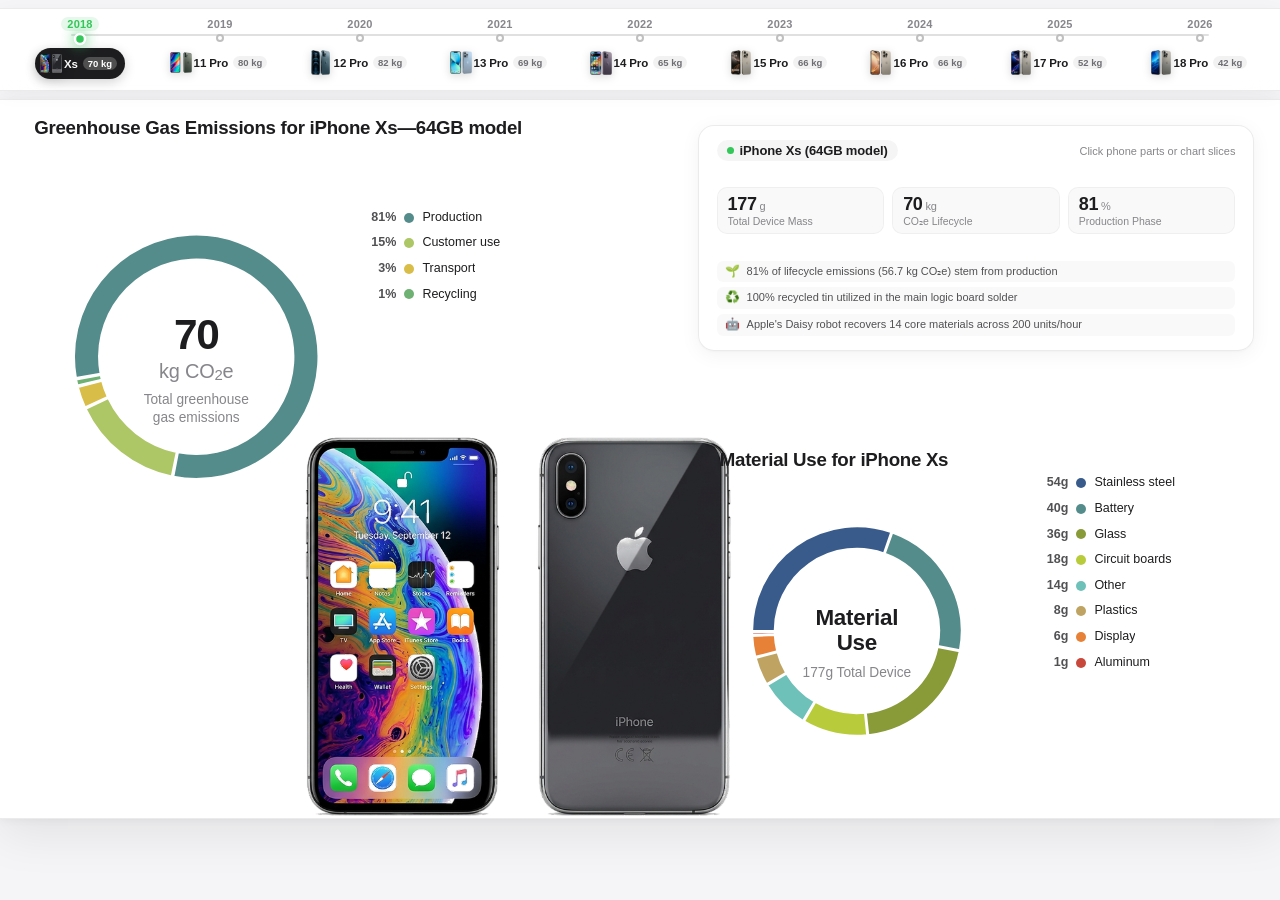
<file: index.html>
<!DOCTYPE html>
<html lang="en">
<head>
  <meta charset="UTF-8" />
  <meta name="viewport" content="width=device-width, initial-scale=1.0" />
  <title>iPhone Xs Environmental Report — Interactive Lifecycle Assessment</title>
  <meta name="description" content="Interactive lifecycle greenhouse gas emissions and material use breakdown for iPhone Xs. Click various parts of the phone to inspect component impacts." />
  <link rel="stylesheet" href="css/style.css?v=6" />
  <link rel="icon" href="data:image/svg+xml,<svg xmlns=%22http://www.w3.org/2000/svg%22 viewBox=%220 0 100 100%22><text y=%22.9em%22 font-size=%2290%22>🌱</text></svg>" />
</head>
<body>

  <!-- Timeline Navigation Bar: Evolution from Xs (2018) to 16 Pro (2024) -->
  <header class="timeline-header" aria-label="Model Evolution Timeline">
    <nav class="timeline-bar" id="timeline-bar" role="tablist" aria-label="Select Model">
      <!-- Populated dynamically by app.js -->
    </nav>
  </header>

  <!-- Main Interactive 16:9 Stage (Slide Presentation) -->
  <main class="stage-wrapper">
    <div class="stage-container" id="interactive-stage">
      <!-- High-resolution iPhone hardware presentation cutout -->
      <img class="stage-bg-image" id="stage-phone-img" src="assets/phone_xs.png" alt="iPhone hardware presentation cutout" />
      <!-- Seamless Component Cutaway Overlay (revealed on hover and click) -->
      <img class="stage-bg-image stage-component-overlay" id="stage-component-img" alt="Component hardware reveal" aria-hidden="true" />

      <!-- Interactive SVG vector layer -->
      <svg class="interactive-svg-layer" viewBox="0 0 1024 576" preserveAspectRatio="xMidYMid meet">
        <defs>
          <filter id="glow-effect" x="-20%" y="-20%" width="140%" height="140%">
            <feGaussianBlur stdDeviation="4" result="blur" />
            <feComposite in="SourceGraphic" in2="blur" operator="over" />
          </filter>
        </defs>

        <!-- Crisp Vector Chart Titles matching Apple slide typography -->
        <text class="svg-chart-title" id="emissions-chart-title" x="26" y="27">Greenhouse Gas Emissions for iPhone Xs—64GB model</text>
        <text class="svg-chart-title" id="materials-chart-title" x="576" y="294">Material Use for iPhone Xs</text>

        <!-- Left Emissions Donut Chart -->
        <g id="emissions-chart-group"></g>
        <g id="emissions-center-text"></g>

        <!-- Right Materials Donut Chart -->
        <g id="materials-chart-group"></g>
        <g id="materials-center-text"></g>

        <!-- Dynamic Laser Leader Line -->
        <g id="leader-line-group"></g>

        <!-- Center Phone Interactive Clickable Contours (Hotspots) -->
        <g id="phone-hotspots-group"></g>
      </svg>

      <!-- HTML Interactive Legends & Info Layer -->
      <div class="stage-html-overlays">
        <!-- Top-Right Integrated Information Card -->
        <div id="top-info-card" class="top-info-card" aria-live="polite">
          <!-- Dynamically populated by app.js -->
        </div>

        <div id="emissions-legend-container" class="legend-container" aria-label="Emissions breakdown legend">
          <!-- Populated by charts.js -->
        </div>

        <div id="materials-legend-container" class="legend-container" aria-label="Materials breakdown legend">
          <!-- Populated by charts.js -->
        </div>
      </div>

      <!-- Floating Hover Tooltip -->
      <div id="phone-part-tooltip" class="part-tooltip"></div>
    </div>
  </main>

  <!-- Scripts -->
  <script src="js/data.js?v=6"></script>
  <script src="js/charts.js?v=6"></script>
  <script src="js/phone-hotspots.js?v=6"></script>
  <script src="js/app.js?v=6"></script>
</body>
</html>
</file>
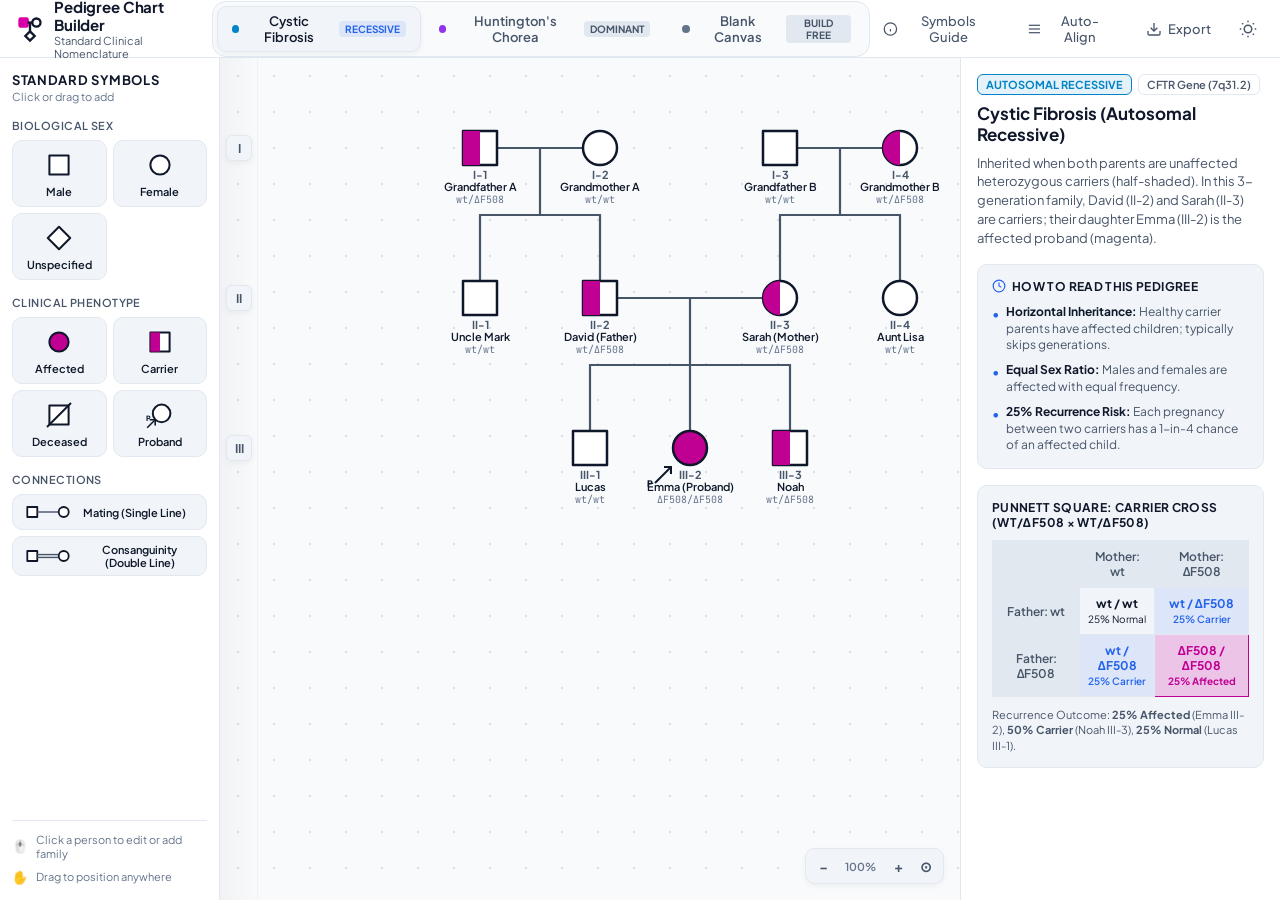
<file: pedigree-chart-builder/index.html>
<!DOCTYPE html>
<html lang="en">
<head>
  <meta charset="UTF-8">
  <meta name="viewport" content="width=device-width, initial-scale=1.0">
  <title>Pedigree Chart Builder | Standard Clinical Nomenclature</title>
  <meta name="description" content="Simple, intuitive clinical pedigree chart builder using standard international symbols. Interactive examples of Cystic Fibrosis (autosomal recessive) and Huntington's Chorea (autosomal dominant).">
  
  <!-- Modern Clean Typography -->
  <link rel="preconnect" href="https://fonts.googleapis.com">
  <link rel="preconnect" href="https://fonts.gstatic.com" crossorigin>
  <link href="https://fonts.googleapis.com/css2?family=Plus+Jakarta+Sans:wght@400;500;600;700;800&family=JetBrains+Mono:wght@400;500;600&display=swap" rel="stylesheet">
  
  <!-- Inline SVG Favicon -->
  <link rel="icon" href="data:image/svg+xml,<svg xmlns='http://www.w3.org/2000/svg' viewBox='0 0 32 32'><rect x='4' y='4' width='24' height='24' fill='%23d800a6' rx='3'/></svg>">
  
  <link rel="stylesheet" href="style.css">
</head>
<body data-theme="light">

  <!-- =========================================================================
       TOP HEADER: CLEAN, MINIMALIST, HIGH-IMPACT
       ========================================================================= -->
  <header class="top-nav">
    <div class="nav-left">
      <div class="app-logo">
        <svg viewBox="0 0 24 24" fill="none" stroke="currentColor" stroke-width="2" class="logo-icon">
          <rect x="3" y="3" width="7" height="7" rx="1" fill="#d800a6" stroke="#d800a6"></rect>
          <circle cx="17.5" cy="6.5" r="3.5" fill="none" stroke="currentColor"></circle>
          <line x1="10" y1="6.5" x2="14" y2="6.5" stroke="currentColor"></line>
          <line x1="12" y1="6.5" x2="12" y2="14" stroke="currentColor"></line>
          <polygon points="12,14 16,18 12,22 8,18" fill="none" stroke="currentColor"></polygon>
        </svg>
        <div class="logo-text">
          <h1>Pedigree Chart Builder</h1>
          <span class="logo-sub">Standard Clinical Nomenclature</span>
        </div>
      </div>
    </div>

    <!-- Center: 3 Primary Case Switchers (Instant Focus!) -->
    <div class="case-switcher" role="tablist" aria-label="Pedigree Examples">
      <button id="btn-case-cf" class="case-btn active" role="tab" aria-selected="true">
        <span class="case-dot recessive"></span>
        <span class="case-name">Cystic Fibrosis</span>
        <span class="case-tag">Recessive</span>
      </button>

      <button id="btn-case-hd" class="case-btn" role="tab" aria-selected="false">
        <span class="case-dot dominant"></span>
        <span class="case-name">Huntington's Chorea</span>
        <span class="case-tag">Dominant</span>
      </button>

      <button id="btn-case-blank" class="case-btn" role="tab" aria-selected="false">
        <span class="case-dot blank"></span>
        <span class="case-name">Blank Canvas</span>
        <span class="case-tag">Build Free</span>
      </button>
    </div>

    <!-- Right Controls: Essentials Only -->
    <div class="nav-right">
      <button id="btn-open-guide" class="btn-ghost" title="Standard Clinical Pedigree Nomenclature Guide">
        <svg viewBox="0 0 24 24" fill="none" stroke="currentColor" stroke-width="2" class="btn-icon">
          <circle cx="12" cy="12" r="10"></circle>
          <line x1="12" y1="16" x2="12" y2="12"></line>
          <line x1="12" y1="8" x2="12.01" y2="8"></line>
        </svg>
        <span>Symbols Guide</span>
      </button>

      <button id="btn-auto-layout" class="btn-ghost" title="Automatically align individuals by generation">
        <svg viewBox="0 0 24 24" fill="none" stroke="currentColor" stroke-width="2" class="btn-icon">
          <line x1="3" y1="6" x2="21" y2="6"></line>
          <line x1="3" y1="12" x2="21" y2="12"></line>
          <line x1="3" y1="18" x2="21" y2="18"></line>
        </svg>
        <span>Auto-Align</span>
      </button>

      <div class="dropdown-wrap">
        <button id="btn-export" class="btn-ghost" title="Export Chart">
          <svg viewBox="0 0 24 24" fill="none" stroke="currentColor" stroke-width="2" class="btn-icon">
            <path d="M21 15v4a2 2 0 0 1-2 2H5a2 2 0 0 1-2-2v-4"></path>
            <polyline points="7 10 12 15 17 10"></polyline>
            <line x1="12" y1="15" x2="12" y2="3"></line>
          </svg>
          <span>Export</span>
        </button>
        <div id="export-dropdown" class="dropdown-popover hidden">
          <button id="opt-export-png" class="popover-item">Download Image (PNG)</button>
          <button id="opt-export-svg" class="popover-item">Download Vector (SVG)</button>
        </div>
      </div>

      <button id="btn-theme-toggle" class="btn-icon-only" aria-label="Toggle Theme" title="Switch to Dark Mode">
        <svg id="icon-sun" viewBox="0 0 24 24" fill="none" stroke="currentColor" stroke-width="2">
          <circle cx="12" cy="12" r="5"></circle>
          <line x1="12" y1="1" x2="12" y2="3"></line>
          <line x1="12" y1="21" x2="12" y2="23"></line>
          <line x1="4.22" y1="4.22" x2="5.64" y2="5.64"></line>
          <line x1="18.36" y1="18.36" x2="19.78" y2="19.78"></line>
          <line x1="1" y1="12" x2="3" y2="12"></line>
          <line x1="21" y1="12" x2="23" y2="12"></line>
          <line x1="4.22" y1="19.78" x2="5.64" y2="18.36"></line>
          <line x1="18.36" y1="5.64" x2="19.78" y2="4.22"></line>
        </svg>
        <svg id="icon-moon" class="hidden" viewBox="0 0 24 24" fill="none" stroke="currentColor" stroke-width="2">
          <path d="M21 12.79A9 9 0 1 1 11.21 3 7 7 0 0 0 21 12.79z"></path>
        </svg>
      </button>
    </div>
  </header>

  <!-- =========================================================================
       MAIN 3-PANE WORKSPACE: FOCUSED & UNCLUTTERED
       ========================================================================= -->
  <main class="app-workspace">

    <!-- 1. LEFT PALETTE: STANDARD SYMBOLS (Directly from reference image) -->
    <aside class="symbols-sidebar" aria-label="Standard Pedigree Symbols">
      <div class="sidebar-title">
        <span>Standard Symbols</span>
        <span class="hint-small">Click or drag to add</span>
      </div>

      <div class="symbols-group">
        <span class="group-label">Biological Sex</span>
        <div class="symbols-grid">
          <button class="sym-card" data-action="add-person" data-sex="male" data-status="unaffected" title="Add Male (Square)">
            <svg viewBox="0 0 40 40" class="sym-svg">
              <rect x="8" y="8" width="24" height="24" class="sym-shape unshaded"></rect>
            </svg>
            <span class="sym-name">Male</span>
          </button>

          <button class="sym-card" data-action="add-person" data-sex="female" data-status="unaffected" title="Add Female (Circle)">
            <svg viewBox="0 0 40 40" class="sym-svg">
              <circle cx="20" cy="20" r="12" class="sym-shape unshaded"></circle>
            </svg>
            <span class="sym-name">Female</span>
          </button>

          <button class="sym-card" data-action="add-person" data-sex="unspecified" data-status="unaffected" title="Add Unspecified Sex (Diamond)">
            <svg viewBox="0 0 40 40" class="sym-svg">
              <polygon points="20,6 34,20 20,34 6,20" class="sym-shape unshaded"></polygon>
            </svg>
            <span class="sym-name">Unspecified</span>
          </button>
        </div>
      </div>

      <div class="symbols-group">
        <span class="group-label">Clinical Phenotype</span>
        <div class="symbols-grid">
          <button class="sym-card" data-action="add-person" data-sex="female" data-status="affected" title="Add Affected Individual (Magenta)">
            <svg viewBox="0 0 40 40" class="sym-svg">
              <circle cx="20" cy="20" r="12" class="sym-shape affected-magenta"></circle>
            </svg>
            <span class="sym-name">Affected</span>
          </button>

          <button class="sym-card" data-action="add-person" data-sex="male" data-status="carrier" title="Add Heterozygous Carrier (Half-shaded)">
            <svg viewBox="0 0 40 40" class="sym-svg">
              <rect x="8" y="8" width="24" height="24" class="sym-shape unshaded"></rect>
              <path d="M 8 8 L 20 8 L 20 32 L 8 32 Z" class="sym-half-fill"></path>
            </svg>
            <span class="sym-name">Carrier</span>
          </button>

          <button class="sym-card" data-action="add-person" data-sex="male" data-deceased="true" title="Add Deceased Individual (Diagonal Slash)">
            <svg viewBox="0 0 40 40" class="sym-svg">
              <rect x="8" y="8" width="24" height="24" class="sym-shape unshaded"></rect>
              <line x1="5" y1="35" x2="35" y2="5" class="sym-slash-line"></line>
            </svg>
            <span class="sym-name">Deceased</span>
          </button>

          <button class="sym-card" data-action="add-person" data-sex="female" data-proband="true" title="Add Proband / Consultand (Arrow ↗ P)">
            <svg viewBox="0 0 40 40" class="sym-svg">
              <circle cx="22" cy="18" r="11" class="sym-shape unshaded"></circle>
              <line x1="4" y1="36" x2="14" y2="26" class="sym-arrow-line"></line>
              <polyline points="7,26 14,26 14,33" class="sym-arrow-line"></polyline>
              <text x="2" y="28" class="sym-arrow-text">P</text>
            </svg>
            <span class="sym-name">Proband</span>
          </button>
        </div>
      </div>

      <div class="symbols-group">
        <span class="group-label">Connections</span>
        <div class="symbols-grid">
          <button class="sym-card full-width" data-action="connect-mode" data-conn-type="mating" title="Connect two partners (Single Horizontal Line)">
            <svg viewBox="0 0 70 30" class="conn-svg">
              <rect x="6" y="8" width="14" height="14" class="sym-shape unshaded"></rect>
              <line x1="20" y1="15" x2="50" y2="15" class="conn-line"></line>
              <circle cx="57" cy="15" r="7" class="sym-shape unshaded"></circle>
            </svg>
            <span class="sym-name">Mating (Single Line)</span>
          </button>

          <button class="sym-card full-width" data-action="connect-mode" data-conn-type="consanguinity" title="Consanguineous Union between Blood Relatives (Double Line)">
            <svg viewBox="0 0 70 30" class="conn-svg">
              <rect x="6" y="8" width="14" height="14" class="sym-shape unshaded"></rect>
              <line x1="20" y1="13" x2="50" y2="13" class="conn-line"></line>
              <line x1="20" y1="17" x2="50" y2="17" class="conn-line"></line>
              <circle cx="57" cy="15" r="7" class="sym-shape unshaded"></circle>
            </svg>
            <span class="sym-name">Consanguinity (Double Line)</span>
          </button>
        </div>
      </div>

      <!-- Quick Canvas Instructions -->
      <div class="canvas-tips">
        <div class="tip-row">
          <span class="tip-icon">🖱️</span>
          <span>Click a person to edit or add family</span>
        </div>
        <div class="tip-row">
          <span class="tip-icon">✋</span>
          <span>Drag to position anywhere</span>
        </div>
      </div>
    </aside>

    <!-- 2. CENTER: THE INTERACTIVE PEDIGREE CANVAS -->
    <section class="canvas-viewport" id="canvas-container">
      
      <!-- Roman Numerals Generation Ruler (Left) -->
      <div class="generation-ruler" aria-hidden="true">
        <div class="ruler-gen"><span>I</span></div>
        <div class="ruler-gen"><span>II</span></div>
        <div class="ruler-gen"><span>III</span></div>
        <div class="ruler-gen" style="opacity: 0;"><span>IV</span></div>
        <div class="ruler-gen" style="opacity: 0;"><span>V</span></div>
      </div>

      <!-- Main SVG Canvas -->
      <svg id="pedigree-svg" class="pedigree-svg" width="100%" height="100%">
        <defs>
          <pattern id="grid-dots" width="36" height="36" patternUnits="userSpaceOnUse">
            <circle cx="18" cy="18" r="1" fill="var(--grid-dot)"></circle>
          </pattern>
        </defs>

        <!-- Canvas Background Pattern -->
        <rect id="canvas-bg-rect" class="svg-bg-grid" width="100%" height="100%" fill="url(#grid-dots)"></rect>

        <!-- Transform Root for Smooth Pan & Zoom -->
        <g id="canvas-root" transform="matrix(1 0 0 1 0 0)">
          <!-- Connectors Layer -->
          <g id="layer-connections" style="pointer-events: none;"></g>
          <!-- Individuals Layer -->
          <g id="layer-nodes"></g>
          <!-- Interactive Preview Line -->
          <g id="layer-interaction" style="pointer-events: none;"></g>
        </g>
      </svg>

      <!-- Floating In-Place Toolbar for Selected Individual -->
      <div id="quick-toolbar" class="quick-toolbar hidden" role="toolbar" aria-label="Individual Quick Actions">
        <button id="qb-partner" class="qb-btn" title="Add Reproductive Partner">+ Partner</button>
        <button id="qb-child" class="qb-btn" title="Add Child">+ Child</button>
        <button id="qb-parents" class="qb-btn" title="Add Parents">+ Parents</button>
        <div class="qb-divider"></div>
        <button id="qb-affected" class="qb-btn magenta" title="Toggle Affected Status (Magenta)">Affected</button>
        <button id="qb-carrier" class="qb-btn" title="Toggle Carrier Status">Carrier</button>
        <button id="qb-proband" class="qb-btn" title="Toggle Proband Arrow">↗ P</button>
        <div class="qb-divider"></div>
        <button id="qb-delete" class="qb-btn danger" title="Delete Individual">✕</button>
      </div>

      <!-- Floating Zoom Controls (Bottom Right) -->
      <div class="canvas-controls">
        <button id="btn-zoom-out" class="ctrl-btn" title="Zoom Out (-)">−</button>
        <span id="zoom-text" class="ctrl-text">100%</span>
        <button id="btn-zoom-in" class="ctrl-btn" title="Zoom In (+)">+</button>
        <button id="btn-zoom-reset" class="ctrl-btn" title="Reset View">⊙</button>
      </div>
    </section>

    <!-- 3. RIGHT PANEL: INTUITIVE DUAL-STATE PANEL (CASE INFO OR SELECTED PERSON) -->
    <aside class="info-sidebar" id="info-sidebar">
      
      <!-- STATE A: CLINICAL CASE EXPLANATION & GENETIC RULES (Shown by default) -->
      <div id="panel-case-info" class="panel-section">
        
        <!-- Header with disease badge -->
        <div class="case-header-card">
          <div class="case-badge-wrap">
            <span id="case-pill-type" class="pill-badge recessive">Autosomal Recessive</span>
            <span id="case-pill-gene" class="pill-badge-outline">CFTR Gene</span>
          </div>
          <h2 id="case-display-title">Cystic Fibrosis Case</h2>
          <p id="case-display-desc" class="case-lead-text">
            Inherited when both parents are unaffected heterozygous carriers (half-shaded). Emma (III-2) is the affected proband.
          </p>
        </div>

        <!-- Key Pedigree Rules Card -->
        <div class="guide-card">
          <h3 class="guide-title">
            <svg viewBox="0 0 24 24" fill="none" stroke="currentColor" stroke-width="2" class="mini-icon"><circle cx="12" cy="12" r="10"></circle><polyline points="12 6 12 12 16 14"></polyline></svg>
            How to Read this Pedigree
          </h3>
          <ul id="case-rules-list" class="rules-list">
            <li><strong>Horizontal Pattern:</strong> Typically skips generations; healthy carrier parents have affected children.</li>
            <li><strong>Equal Sex Distribution:</strong> Affects males and females with equal frequency.</li>
            <li><strong>Recurrence Risk:</strong> When both parents carry the allele, each child has a <strong>25% chance</strong> of being affected.</li>
          </ul>
        </div>

        <!-- Interactive Diagram Box (Punnett Square for CF, CAG Scale for HD) -->
        <div id="case-interactive-widget" class="interactive-widget">
          <!-- Populated by JavaScript for CF or HD -->
        </div>

      </div>

      <!-- STATE B: STREAMLINED PERSON EDITOR (Shown when an individual is clicked) -->
      <div id="panel-edit-person" class="panel-section hidden">
        <div class="editor-header">
          <div class="editor-title-group">
            <div id="edit-symbol-preview" class="editor-preview-symbol"></div>
            <div>
              <span id="edit-gen-id" class="edit-id-badge">II-2</span>
              <h3 id="edit-title">Edit Individual</h3>
            </div>
          </div>
          <button id="btn-close-edit" class="btn-close-editor" title="Close editor">✕</button>
        </div>

        <!-- 1. Biological Sex -->
        <div class="edit-group">
          <label class="edit-label">Biological Sex</label>
          <div class="choice-row">
            <button type="button" class="choice-btn" data-set-sex="male" id="btn-set-male">
              <span>Square</span> <strong>Male</strong>
            </button>
            <button type="button" class="choice-btn" data-set-sex="female" id="btn-set-female">
              <span>Circle</span> <strong>Female</strong>
            </button>
            <button type="button" class="choice-btn" data-set-sex="unspecified" id="btn-set-unspecified">
              <span>Diamond</span> <strong>Unknown</strong>
            </button>
          </div>
        </div>

        <!-- 2. Phenotype Status -->
        <div class="edit-group">
          <label class="edit-label">Clinical Phenotype</label>
          <div class="choice-row">
            <button type="button" class="choice-btn" data-set-status="unaffected" id="btn-set-unaffected">
              <span class="dot-preview white"></span> Unaffected
            </button>
            <button type="button" class="choice-btn" data-set-status="carrier" id="btn-set-carrier">
              <span class="dot-preview half"></span> Carrier
            </button>
            <button type="button" class="choice-btn" data-set-status="affected" id="btn-set-affected">
              <span class="dot-preview magenta"></span> Affected
            </button>
          </div>
        </div>

        <!-- 3. Deceased & Proband Toggles -->
        <div class="edit-group">
          <label class="edit-label">Clinical Modifiers</label>
          <div class="toggle-cards-row">
            <label class="toggle-card">
              <input type="checkbox" id="check-edit-deceased">
              <span class="toggle-box"></span>
              <span class="toggle-text"><strong>Deceased</strong> (Diagonal Slash ⧄)</span>
            </label>
            <label class="toggle-card">
              <input type="checkbox" id="check-edit-proband">
              <span class="toggle-box"></span>
              <span class="toggle-text"><strong>Proband</strong> (Index Case ↗ P)</span>
            </label>
          </div>
        </div>

        <!-- 4. Simple Name & Genotype/Age Fields -->
        <div class="edit-fields-row">
          <div class="field-item">
            <label for="input-edit-name" class="edit-label">Name / Identifier</label>
            <input type="text" id="input-edit-name" class="simple-input" placeholder="e.g. Emma, David">
          </div>
          <div class="field-item">
            <label for="input-edit-genotype" class="edit-label">Genotype / Age</label>
            <input type="text" id="input-edit-genotype" class="simple-input mono" placeholder="e.g. wt/ΔF508, 44 CAG">
          </div>
        </div>

        <!-- 5. Family Actions -->
        <div class="edit-group">
          <label class="edit-label">Family Connections</label>
          <div class="family-action-grid">
            <button type="button" id="btn-family-partner" class="action-btn-sm">+ Add Partner</button>
            <button type="button" id="btn-family-child" class="action-btn-sm">+ Add Child</button>
            <button type="button" id="btn-family-parents" class="action-btn-sm">+ Add Parents</button>
          </div>
        </div>

        <!-- Delete & Done -->
        <div class="editor-footer">
          <button type="button" id="btn-delete-person" class="btn-danger-outline">Delete Individual</button>
          <button type="button" id="btn-done-edit" class="btn-primary-sm">Done</button>
        </div>

      </div>

    </aside>

  </main>

  <!-- =========================================================================
       STANDARD CLINICAL PEDIGREE NOMENCLATURE MODAL (Directly matching image)
       ========================================================================= -->
  <div id="guide-modal" class="modal-backdrop hidden" role="dialog" aria-modal="true" aria-labelledby="guide-modal-title">
    <div class="modal-card">
      <div class="modal-header">
        <div>
          <h2 id="guide-modal-title">Standard Clinical Pedigree Nomenclature</h2>
          <p class="modal-sub">International conventions for mapping genetic history</p>
        </div>
        <button id="btn-close-guide" class="modal-close" aria-label="Close Guide">✕</button>
      </div>

      <div class="modal-body">
        <table class="nomenclature-table">
          <thead>
            <tr>
              <th>Symbol</th>
              <th>Standard Nomenclature</th>
              <th>Clinical Meaning</th>
            </tr>
          </thead>
          <tbody>
            <tr>
              <td class="symbol-cell">
                <svg viewBox="0 0 40 40" class="guide-sym"><rect x="8" y="8" width="24" height="24" class="sym-shape unshaded"></rect></svg>
              </td>
              <td><strong>Square: Male</strong></td>
              <td>Biological male. Displayed as an open square when unaffected.</td>
            </tr>
            <tr>
              <td class="symbol-cell">
                <svg viewBox="0 0 40 40" class="guide-sym"><circle cx="20" cy="20" r="12" class="sym-shape unshaded"></circle></svg>
              </td>
              <td><strong>Circle: Female</strong></td>
              <td>Biological female. Displayed as an open circle when unaffected.</td>
            </tr>
            <tr>
              <td class="symbol-cell">
                <svg viewBox="0 0 40 40" class="guide-sym"><polygon points="20,6 34,20 20,34 6,20" class="sym-shape unshaded"></polygon></svg>
              </td>
              <td><strong>Diamond: Unspecified sex</strong></td>
              <td>Used when sex is unknown, unrecorded, or in early prenatal counseling.</td>
            </tr>
            <tr>
              <td class="symbol-cell">
                <div class="dual-sym">
                  <svg viewBox="0 0 40 40" class="guide-sym-sm"><rect x="8" y="8" width="24" height="24" class="sym-shape unshaded"></rect></svg>
                  <svg viewBox="0 0 40 40" class="guide-sym-sm"><circle cx="20" cy="20" r="12" class="sym-shape unshaded"></circle></svg>
                </div>
              </td>
              <td><strong>Unshaded: Unaffected individual</strong></td>
              <td>Individual does not manifest the clinical phenotype under study.</td>
            </tr>
            <tr>
              <td class="symbol-cell">
                <div class="dual-sym">
                  <svg viewBox="0 0 40 40" class="guide-sym-sm"><rect x="8" y="8" width="24" height="24" class="sym-shape affected-magenta"></rect></svg>
                  <svg viewBox="0 0 40 40" class="guide-sym-sm"><circle cx="20" cy="20" r="12" class="sym-shape affected-magenta"></circle></svg>
                </div>
              </td>
              <td><strong>Shaded (Magenta): Affected individual</strong></td>
              <td>Individual displaying the clinical phenotype (e.g. Cystic Fibrosis or Huntington's).</td>
            </tr>
            <tr>
              <td class="symbol-cell">
                <div class="dual-sym">
                  <svg viewBox="0 0 40 40" class="guide-sym-sm">
                    <rect x="8" y="8" width="24" height="24" class="sym-shape unshaded"></rect>
                    <path d="M 8 8 L 20 8 L 20 32 L 8 32 Z" class="sym-half-fill"></path>
                  </svg>
                  <svg viewBox="0 0 40 40" class="guide-sym-sm">
                    <circle cx="20" cy="20" r="12" class="sym-shape unshaded"></circle>
                    <circle cx="20" cy="20" r="4" class="sym-dot-fill"></circle>
                  </svg>
                </div>
              </td>
              <td><strong>Half-shaded / Centered Dot: Carrier</strong></td>
              <td>Unaffected heterozygous carrier of an autosomal or X-linked recessive trait.</td>
            </tr>
            <tr>
              <td class="symbol-cell">
                <div class="dual-sym">
                  <svg viewBox="0 0 40 40" class="guide-sym-sm">
                    <rect x="8" y="8" width="24" height="24" class="sym-shape unshaded"></rect>
                    <line x1="5" y1="35" x2="35" y2="5" class="sym-slash-line"></line>
                  </svg>
                  <svg viewBox="0 0 40 40" class="guide-sym-sm">
                    <circle cx="20" cy="20" r="12" class="sym-shape unshaded"></circle>
                    <line x1="5" y1="35" x2="35" y2="5" class="sym-slash-line"></line>
                  </svg>
                </div>
              </td>
              <td><strong>Slashed Symbol: Deceased individual</strong></td>
              <td>Diagonal slash from bottom-left to top-right indicates deceased status.</td>
            </tr>
            <tr>
              <td class="symbol-cell">
                <svg viewBox="0 0 70 30" class="guide-rel">
                  <rect x="6" y="8" width="14" height="14" class="sym-shape unshaded"></rect>
                  <line x1="20" y1="15" x2="50" y2="15" class="conn-line"></line>
                  <circle cx="57" cy="15" r="7" class="sym-shape unshaded"></circle>
                </svg>
              </td>
              <td><strong>Single Horizontal Line: Mating</strong></td>
              <td>Connects reproductive partners.</td>
            </tr>
            <tr>
              <td class="symbol-cell">
                <svg viewBox="0 0 70 30" class="guide-rel">
                  <rect x="6" y="8" width="14" height="14" class="sym-shape unshaded"></rect>
                  <line x1="20" y1="13" x2="50" y2="13" class="conn-line"></line>
                  <line x1="20" y1="17" x2="50" y2="17" class="conn-line"></line>
                  <circle cx="57" cy="15" r="7" class="sym-shape unshaded"></circle>
                </svg>
              </td>
              <td><strong>Double Horizontal Line: Consanguinity</strong></td>
              <td>Mating between blood relatives (e.g., first cousins).</td>
            </tr>
            <tr>
              <td class="symbol-cell">
                <svg viewBox="0 0 50 30" class="guide-rel">
                  <circle cx="32" cy="15" r="10" class="sym-shape unshaded"></circle>
                  <line x1="6" y1="28" x2="20" y2="18" class="sym-arrow-line"></line>
                  <polyline points="13,18 20,18 20,25" class="sym-arrow-line"></polyline>
                  <text x="3" y="22" class="sym-arrow-text">P</text>
                </svg>
              </td>
              <td><strong>Arrow: Proband (↗ P)</strong></td>
              <td>The consultand or index case initiating the genetic evaluation.</td>
            </tr>
            <tr>
              <td class="symbol-cell">
                <div class="guide-roman">I<br>II<br>III</div>
              </td>
              <td><strong>Roman Numerals (I, II, III): Generations</strong></td>
              <td>Designates generational rows chronologically from top to bottom.</td>
            </tr>
          </tbody>
        </table>
      </div>

      <div class="modal-footer">
        <button id="btn-modal-close" class="btn-primary-sm">Close Guide</button>
      </div>
    </div>
  </div>

  <script src="app.js"></script>
</body>
</html>
</file>
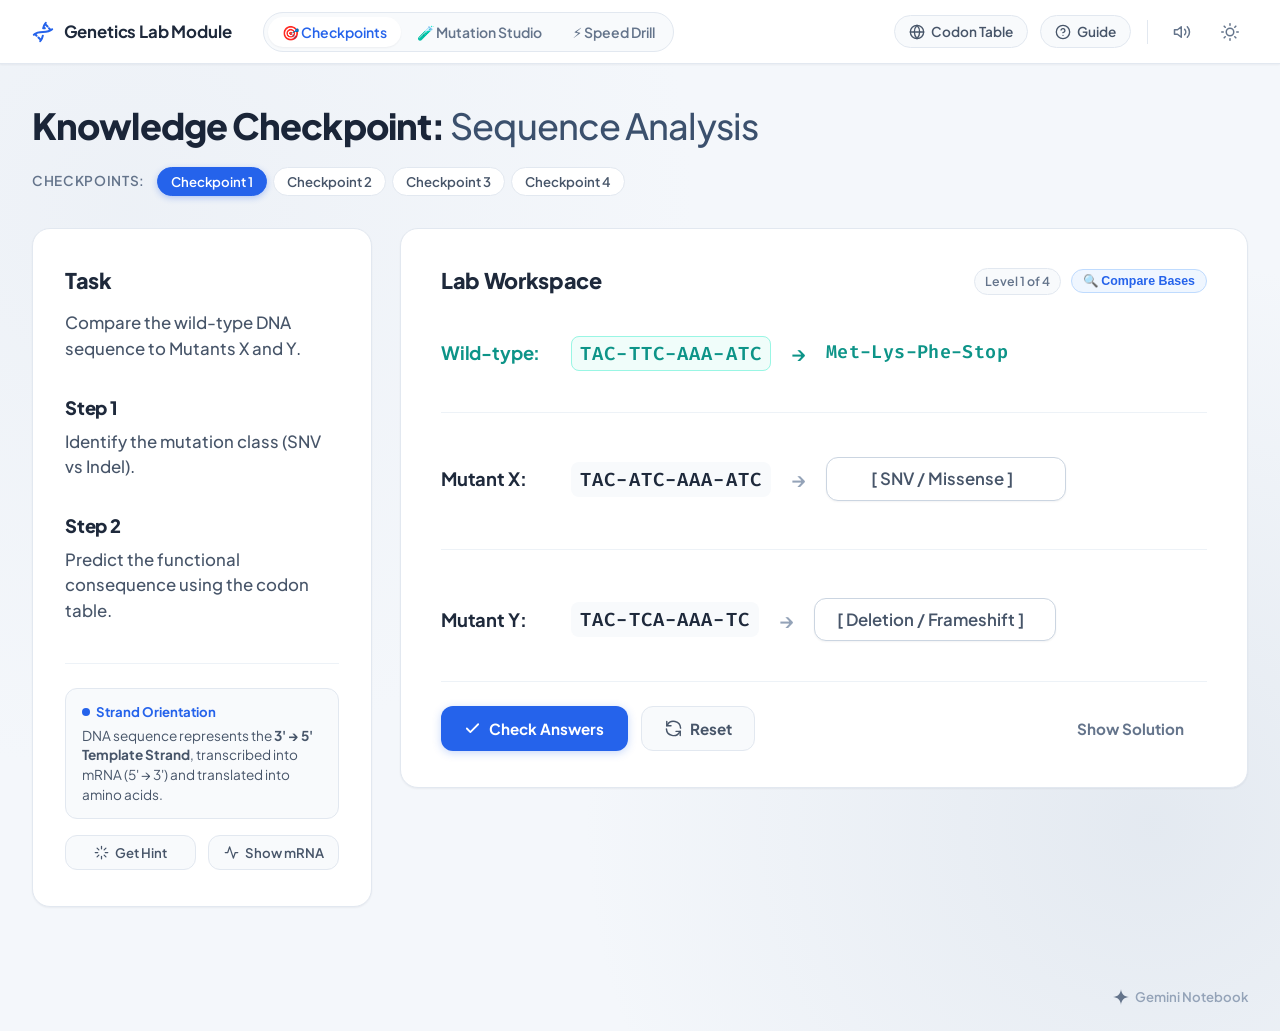
<file: sequence-mutation-analysis/index.html>
<!DOCTYPE html>
<html lang="en">
<head>
  <meta charset="UTF-8">
  <meta name="viewport" content="width=device-width, initial-scale=1.0">
  <title>Knowledge Checkpoint: Sequence Analysis</title>
  <meta name="description" content="Interactive DNA sequence mutation analysis lab. Identify mutation classes (SNV vs Indel) and predict functional consequences (Missense, Nonsense, Silent, Frameshift) using the codon table.">
  
  <!-- Modern Typography from Google Fonts -->
  <link rel="preconnect" href="https://fonts.googleapis.com">
  <link rel="preconnect" href="https://fonts.gstatic.com" crossorigin>
  <link href="https://fonts.googleapis.com/css2?family=Fira+Code:wght@400;500;600&family=Plus+Jakarta+Sans:wght@400;500;600;700;800&display=swap" rel="stylesheet">
  
  <link rel="stylesheet" href="style.css">
</head>
<body>
  <!-- Top Navigation & Controls Header -->
  <header class="app-header">
    <div class="header-left">
      <div class="brand-badge">
        <svg class="dna-icon" viewBox="0 0 24 24" fill="none" stroke="currentColor" stroke-width="2" stroke-linecap="round" stroke-linejoin="round" aria-hidden="true">
          <path d="M2 15c6.667-6 13.333 0 20-6"></path>
          <path d="M9 22c1.798-1.998 2.518-3.995 2.807-5.993"></path>
          <path d="M15 2c-1.798 1.998-2.518 3.995-2.807 5.993"></path>
          <path d="M17 6l-2.5-2.5"></path>
          <path d="M14 8l-1-1"></path>
          <path d="M7 18l2.5 2.5"></path>
          <path d="M3.5 14.5L5 16"></path>
          <path d="M20 9.5L18.5 8"></path>
        </svg>
        <span>Genetics Lab Module</span>
      </div>
      <div class="mode-tabs" role="tablist" aria-label="Learning Modes">
        <button id="tab-checkpoint" class="tab-btn active" role="tab" aria-selected="true" aria-controls="view-checkpoint" tabindex="0">
          🎯 Checkpoints
        </button>
        <button id="tab-studio" class="tab-btn" role="tab" aria-selected="false" aria-controls="view-studio" tabindex="-1">
          🧪 Mutation Studio
        </button>
        <button id="tab-drill" class="tab-btn" role="tab" aria-selected="false" aria-controls="view-drill" tabindex="-1">
          ⚡ Speed Drill
        </button>
      </div>
    </div>

    <div class="header-right">
      <button id="btn-open-codon-table" class="tool-btn" aria-haspopup="dialog" aria-expanded="false" title="Open Interactive Codon Table">
        <svg viewBox="0 0 24 24" fill="none" stroke="currentColor" stroke-width="2" stroke-linecap="round" stroke-linejoin="round" aria-hidden="true">
          <circle cx="12" cy="12" r="10"></circle>
          <path d="M12 2a14.5 14.5 0 0 0 0 20 14.5 14.5 0 0 0 0-20"></path>
          <path d="M2 12h20"></path>
        </svg>
        <span>Codon Table</span>
      </button>

      <button id="btn-open-guide" class="tool-btn" aria-haspopup="dialog" aria-expanded="false" title="Mutation Classification Guide">
        <svg viewBox="0 0 24 24" fill="none" stroke="currentColor" stroke-width="2" stroke-linecap="round" stroke-linejoin="round" aria-hidden="true">
          <circle cx="12" cy="12" r="10"></circle>
          <path d="M9.09 9a3 3 0 0 1 5.83 1c0 2-3 3-3 3"></path>
          <line x1="12" y1="17" x2="12.01" y2="17"></line>
        </svg>
        <span>Guide</span>
      </button>

      <div class="header-divider" aria-hidden="true"></div>

      <button id="btn-toggle-sound" class="icon-btn" aria-label="Toggle Sound Effects" title="Sound Effects">
        <svg id="icon-sound-on" viewBox="0 0 24 24" fill="none" stroke="currentColor" stroke-width="2" stroke-linecap="round" stroke-linejoin="round">
          <polygon points="11 5 6 9 2 9 2 15 6 15 11 19 11 5"></polygon>
          <path d="M19.07 4.93a10 10 0 0 1 0 14.14M15.54 8.46a5 5 0 0 1 0 7.07"></path>
        </svg>
        <svg id="icon-sound-off" class="hidden" viewBox="0 0 24 24" fill="none" stroke="currentColor" stroke-width="2" stroke-linecap="round" stroke-linejoin="round">
          <polygon points="11 5 6 9 2 9 2 15 6 15 11 19 11 5"></polygon>
          <line x1="23" y1="9" x2="17" y2="15"></line>
          <line x1="17" y1="9" x2="23" y2="15"></line>
        </svg>
      </button>

      <button id="btn-toggle-theme" class="icon-btn" aria-label="Toggle Dark/Light Mode" title="Toggle Theme">
        <svg id="icon-sun" viewBox="0 0 24 24" fill="none" stroke="currentColor" stroke-width="2" stroke-linecap="round" stroke-linejoin="round">
          <circle cx="12" cy="12" r="5"></circle>
          <line x1="12" y1="1" x2="12" y2="3"></line>
          <line x1="12" y1="21" x2="12" y2="23"></line>
          <line x1="4.22" y1="4.22" x2="5.64" y2="5.64"></line>
          <line x1="18.36" y1="18.36" x2="19.78" y2="19.78"></line>
          <line x1="1" y1="12" x2="3" y2="12"></line>
          <line x1="21" y1="12" x2="23" y2="12"></line>
          <line x1="4.22" y1="19.78" x2="5.64" y2="18.36"></line>
          <line x1="18.36" y1="5.64" x2="19.78" y2="4.22"></line>
        </svg>
        <svg id="icon-moon" class="hidden" viewBox="0 0 24 24" fill="none" stroke="currentColor" stroke-width="2" stroke-linecap="round" stroke-linejoin="round">
          <path d="M21 12.79A9 9 0 1 1 11.21 3 7 7 0 0 0 21 12.79z"></path>
        </svg>
      </button>
    </div>
  </header>

  <!-- Live Announcer for Screen Readers -->
  <div id="live-announcer" class="sr-only" role="status" aria-live="polite" aria-atomic="true"></div>

  <!-- Main App Shell -->
  <main class="main-container">
    <!-- Main Title matching image -->
    <div class="page-title-banner">
      <h1 class="main-heading">
        Knowledge Checkpoint: <span class="sub-heading">Sequence Analysis</span>
      </h1>
      <div class="level-selector-strip" id="checkpoint-nav-strip">
        <span class="level-label">Checkpoints:</span>
        <div class="level-pills" id="checkpoint-pills-container">
          <!-- Dynamically populated buttons -->
        </div>
      </div>
    </div>

    <!-- VIEW 1: Main Knowledge Checkpoint Lab (Matches Attached Image) -->
    <section id="view-checkpoint" class="checkpoint-view active" aria-labelledby="checkpoint-view-title">
      <h2 id="checkpoint-view-title" class="sr-only">Interactive Checkpoint Exercise</h2>
      
      <div class="lab-grid">
        <!-- Left Panel: Task & Guidance Card (Identical to Image) -->
        <article class="card task-card" aria-label="Task Instructions">
          <div class="task-section">
            <h3 class="task-title">Task</h3>
            <p class="task-description" id="task-description-text">
              Compare the wild-type DNA sequence to Mutants X and Y.
            </p>
          </div>

          <div class="step-section">
            <div class="step-badge">
              <span class="step-number-tag">Step 1</span>
            </div>
            <p class="step-text">
              Identify the mutation class (SNV vs Indel).
            </p>
          </div>

          <div class="step-section">
            <div class="step-badge">
              <span class="step-number-tag">Step 2</span>
            </div>
            <p class="step-text">
              Predict the functional consequence using the codon table.
            </p>
          </div>

          <!-- Interactive Learning Helpers -->
          <div class="task-helpers">
            <div class="strand-indicator-box">
              <div class="strand-badge-header">
                <span class="pulse-dot"></span>
                <strong>Strand Orientation</strong>
              </div>
              <p class="strand-info-text">
                DNA sequence represents the <strong>3' &rarr; 5' Template Strand</strong>, transcribed into mRNA (5' &rarr; 3') and translated into amino acids.
              </p>
            </div>

            <div class="quick-tools-row">
              <button id="btn-show-hint" class="helper-btn" aria-label="Show contextual hint">
                <svg viewBox="0 0 24 24" fill="none" stroke="currentColor" stroke-width="2" stroke-linecap="round" stroke-linejoin="round">
                  <path d="M12 2v4M12 18v4M4.93 4.93l2.83 2.83M16.24 16.24l2.83 2.83M2 12h4M18 12h4M4.93 19.07l2.83-2.83M16.24 7.76l2.83-2.83"></path>
                </svg>
                <span>Get Hint</span>
              </button>
              <button id="btn-toggle-mrna-view" class="helper-btn" aria-pressed="false" aria-label="Toggle mRNA Codon Display">
                <svg viewBox="0 0 24 24" fill="none" stroke="currentColor" stroke-width="2" stroke-linecap="round" stroke-linejoin="round">
                  <polyline points="22 12 18 12 15 21 9 3 6 12 2 12"></polyline>
                </svg>
                <span id="mrna-toggle-text">Show mRNA</span>
              </button>
            </div>

            <div id="hint-box" class="hint-box hidden" role="region" aria-label="Hint">
              <span class="hint-icon">💡</span>
              <p id="hint-text">Compare codon by codon. Look for missing or added letters (Indels) versus single letter substitutions (SNVs).</p>
            </div>
          </div>
        </article>

        <!-- Right Panel: Lab Workspace Card (Identical to Image) -->
        <article class="card workspace-card" aria-label="Lab Workspace">
          <div class="workspace-header">
            <h3 class="workspace-title">Lab Workspace</h3>
            <div class="workspace-meta-tags">
              <span class="meta-tag" id="workspace-level-indicator">Level 1 of 4</span>
              <button id="btn-alignment-view" class="meta-tag-interactive" title="Inspect Base-by-Base Alignment">
                🔍 Compare Bases
              </button>
            </div>
          </div>

          <!-- Sequences Container -->
          <div class="sequences-table" id="sequences-container">
            <!-- Wild-Type Row (Matches Image in color and style) -->
            <div class="sequence-row wild-type-row" id="wild-type-row">
              <div class="seq-content-group">
                <span class="seq-label wild-type-label">Wild-type:</span>
                <div class="sequence-codons-wrapper" id="wt-codons-display">
                  <code class="dna-code wt-code">TAC-TTC-AAA-ATC</code>
                </div>
                <span class="seq-arrow" aria-hidden="true">&rarr;</span>
                <span class="peptide-chain wt-peptide" id="wt-peptide-display">
                  Met-Lys-Phe-Stop
                </span>
              </div>
              <div class="wt-sub-annotation hidden" id="wt-mrna-row">
                <span class="sub-label">mRNA:</span>
                <code class="mrna-code">AUG-AAG-UUU-UAG</code>
              </div>
            </div>

            <div class="seq-divider" aria-hidden="true"></div>

            <!-- Interactive Mutant Rows Container -->
            <div id="mutant-rows-container" class="mutant-rows-list">
              <!-- Dynamically rendered mutant rows matching screenshot -->
            </div>
          </div>

          <!-- Base Alignment Inspector (Collapsible Interactive Tool) -->
          <div id="alignment-inspector-panel" class="alignment-panel hidden" aria-label="Nucleotide Alignment Inspector">
            <div class="alignment-header">
              <h4>Nucleotide Alignment & Reading Frame</h4>
              <button id="btn-close-alignment" class="close-text-btn" aria-label="Close alignment inspector">&times;</button>
            </div>
            <div id="alignment-visualization" class="alignment-grid">
              <!-- Rendered alignment grid -->
            </div>
          </div>

          <!-- Bottom Workspace Actions -->
          <div class="workspace-actions">
            <div class="left-actions">
              <button id="btn-check-answers" class="btn btn-primary" title="Check your classifications">
                <svg viewBox="0 0 24 24" fill="none" stroke="currentColor" stroke-width="2.5" stroke-linecap="round" stroke-linejoin="round" aria-hidden="true">
                  <polyline points="20 6 9 17 4 12"></polyline>
                </svg>
                <span>Check Answers</span>
              </button>
              <button id="btn-reset-answers" class="btn btn-secondary" title="Reset your selections">
                <svg viewBox="0 0 24 24" fill="none" stroke="currentColor" stroke-width="2" stroke-linecap="round" stroke-linejoin="round" aria-hidden="true">
                  <path d="M2.5 2v6h6M21.5 22v-6h-6"></path>
                  <path d="M22 11.5A10 10 0 0 0 3.2 7.2L2.5 8M2 12.5a10 10 0 0 0 18.8 4.2l.7-.7"></path>
                </svg>
                <span>Reset</span>
              </button>
            </div>

            <div class="right-actions">
              <button id="btn-show-solution" class="btn btn-ghost" title="Reveal complete step-by-step solution">
                <span>Show Solution</span>
              </button>
              <button id="btn-next-checkpoint" class="btn btn-accent hidden" title="Proceed to next checkpoint">
                <span>Next Checkpoint &rarr;</span>
              </button>
            </div>
          </div>

          <!-- Feedback & Detailed Explanation Drawer -->
          <div id="feedback-panel" class="feedback-panel hidden" role="region" aria-label="Results and Explanation">
            <div class="feedback-header">
              <div class="feedback-title-group">
                <span id="feedback-status-badge" class="badge-success">All Correct!</span>
                <h4 id="feedback-headline">Excellent Sequence Analysis!</h4>
              </div>
              <button id="btn-close-feedback" class="icon-close-btn" aria-label="Close Feedback Panel">&times;</button>
            </div>
            <div id="feedback-body" class="feedback-body">
              <!-- Dynamically populated explanations -->
            </div>
          </div>
        </article>
      </div>
    </section>

    <!-- VIEW 2: Interactive DNA Mutation Studio / Sandbox -->
    <section id="view-studio" class="studio-view hidden" aria-labelledby="studio-view-title">
      <div class="studio-header">
        <h2 id="studio-view-title" class="studio-title">DNA Sequence Mutation Studio</h2>
        <p class="studio-subtitle">Edit any nucleotide, insert or delete bases, and observe real-time mRNA transcription, protein translation, and automated mutation classification.</p>
      </div>

      <div class="studio-card card">
        <div class="studio-controls-bar">
          <div class="preset-group">
            <label for="studio-preset-select">Load Sequence Template:</label>
            <select id="studio-preset-select" class="form-select">
              <option value="checkpoint1">Original Checkpoint (TAC-TTC-AAA-ATC)</option>
              <option value="globin">Beta-Globin Exon Fragment</option>
              <option value="insulin">Insulin Start Motif</option>
              <option value="custom">Custom Sequence</option>
            </select>
          </div>

          <div class="mutation-action-buttons">
            <button id="btn-studio-snv" class="studio-action-btn">
              ⚡ Apply Random SNV
            </button>
            <button id="btn-studio-del" class="studio-action-btn">
              ✂️ Delete Base (Indel)
            </button>
            <button id="btn-studio-ins" class="studio-action-btn">
              ➕ Insert Base (Indel)
            </button>
            <button id="btn-studio-reset" class="studio-action-btn secondary">
              ↺ Reset to Wild-Type
            </button>
          </div>
        </div>

        <!-- Interactive Sequence Editor -->
        <div class="interactive-editor-section">
          <div class="editor-row">
            <div class="editor-label-col">
              <span class="editor-label">Template DNA (3'&rarr;5')</span>
              <span class="editor-hint">Click any letter to mutate</span>
            </div>
            <div class="interactive-bases-strip" id="studio-dna-strip">
              <!-- Dynamically populated editable base buttons -->
            </div>
          </div>

          <div class="editor-row transcription-row">
            <div class="editor-label-col">
              <span class="editor-label">Transcribed mRNA (5'&rarr;3')</span>
            </div>
            <div class="mrna-bases-strip" id="studio-mrna-strip">
              <!-- Dynamically transcribed mRNA -->
            </div>
          </div>

          <div class="editor-row translation-row">
            <div class="editor-label-col">
              <span class="editor-label">Translated Polypeptide</span>
            </div>
            <div class="peptide-strip" id="studio-peptide-strip">
              <!-- Dynamically translated amino acids -->
            </div>
          </div>
        </div>

        <!-- Real-time Classifier Result Card -->
        <div class="studio-classification-card" id="studio-classification-card">
          <div class="classification-header">
            <h4>Live Mutation Classification</h4>
            <span id="studio-mutation-badge" class="badge-neutral">Wild-Type (No Mutations)</span>
          </div>
          <div class="classification-details-grid">
            <div class="detail-box">
              <span class="detail-label">Mutation Class</span>
              <span class="detail-value" id="studio-class-val">—</span>
            </div>
            <div class="detail-box">
              <span class="detail-label">Functional Consequence</span>
              <span class="detail-value" id="studio-consequence-val">—</span>
            </div>
            <div class="detail-box">
              <span class="detail-label">Reading Frame</span>
              <span class="detail-value" id="studio-frame-val">Normal (In-frame)</span>
            </div>
            <div class="detail-box">
              <span class="detail-label">Polypeptide Length</span>
              <span class="detail-value" id="studio-length-val">4 Residues</span>
            </div>
          </div>
          <p class="studio-explanation-text" id="studio-explanation-text">
            Sequence matches the original wild-type sequence. Click any nucleotide above or choose a mutation button to explore effects.
          </p>
        </div>
      </div>
    </section>

    <!-- VIEW 3: Speed Drill / Rapid Practice Mode -->
    <section id="view-drill" class="drill-view hidden" aria-labelledby="drill-view-title">
      <div class="drill-header">
        <div>
          <h2 id="drill-view-title" class="drill-title">Rapid Mutation Identification Drill</h2>
          <p class="drill-subtitle">Test your clinical genetics mastery against randomized DNA mutations with instant grading.</p>
        </div>
        <div class="drill-scoreboard">
          <div class="score-pill">
            <span class="score-label">Score</span>
            <span class="score-num" id="drill-score">0</span>
          </div>
          <div class="score-pill">
            <span class="score-label">Streak</span>
            <span class="score-num" id="drill-streak">0 🔥</span>
          </div>
        </div>
      </div>

      <div class="card drill-card">
        <div class="drill-sequence-display">
          <div class="drill-row">
            <span class="drill-row-label">Wild-type DNA:</span>
            <code class="dna-code" id="drill-wt-code">TAC-TTC-AAA-ATC</code>
            <span class="seq-arrow">&rarr;</span>
            <span class="peptide-chain wt-peptide" id="drill-wt-peptide">Met-Lys-Phe-Stop</span>
          </div>
          <div class="drill-row highlight-row">
            <span class="drill-row-label">Mutant DNA:</span>
            <code class="dna-code" id="drill-mut-code">TAC-TTT-AAA-ATC</code>
            <span class="seq-arrow">&rarr;</span>
            <span class="peptide-chain" id="drill-mut-peptide">Met-Lys-Phe-Stop</span>
          </div>
        </div>

        <div class="drill-questions-form">
          <div class="drill-question-group">
            <label class="drill-q-title">Question 1: What is the Mutation Class?</label>
            <div class="drill-options-grid" id="drill-class-options">
              <button class="drill-opt-btn" data-type="class" data-val="SNV">Single Nucleotide Variant (SNV / Substitution)</button>
              <button class="drill-opt-btn" data-type="class" data-val="Deletion">Deletion (Indel)</button>
              <button class="drill-opt-btn" data-type="class" data-val="Insertion">Insertion (Indel)</button>
              <button class="drill-opt-btn" data-type="class" data-val="Duplication">Duplication</button>
            </div>
          </div>

          <div class="drill-question-group">
            <label class="drill-q-title">Question 2: What is the Functional Consequence?</label>
            <div class="drill-options-grid" id="drill-consequence-options">
              <button class="drill-opt-btn" data-type="consequence" data-val="Silent">Silent / Synonymous (No AA Change)</button>
              <button class="drill-opt-btn" data-type="consequence" data-val="Missense">Missense (Altered Amino Acid)</button>
              <button class="drill-opt-btn" data-type="consequence" data-val="Nonsense">Nonsense (Premature Stop Codon)</button>
              <button class="drill-opt-btn" data-type="consequence" data-val="Frameshift">Frameshift (Shifted Triplet Reading Frame)</button>
              <button class="drill-opt-btn" data-type="consequence" data-val="In-frame Indel">In-frame Indel (Added/Deleted Whole Codon)</button>
            </div>
          </div>

          <div class="drill-actions">
            <button id="btn-drill-submit" class="btn btn-primary">Submit Answer</button>
            <button id="btn-drill-next" class="btn btn-secondary hidden">Next Question &rarr;</button>
          </div>

          <div id="drill-feedback-box" class="drill-feedback hidden"></div>
        </div>
      </div>
    </section>
  </main>

  <!-- Modern Interactive Codon Table Dialog -->
  <dialog id="modal-codon-table" class="modal-dialog" aria-labelledby="modal-codon-title">
    <div class="modal-content codon-modal-content">
      <div class="modal-header">
        <div class="modal-title-group">
          <h3 id="modal-codon-title">Genetic Code Codon Lookup</h3>
          <p class="modal-desc">Search mRNA or DNA template triplets to find their translated amino acids.</p>
        </div>
        <button id="btn-close-codon-modal" class="modal-close-icon" aria-label="Close Codon Table dialog">&times;</button>
      </div>

      <div class="codon-toolbar">
        <div class="search-input-wrap">
          <svg viewBox="0 0 24 24" fill="none" stroke="currentColor" stroke-width="2" class="search-icon" aria-hidden="true">
            <circle cx="11" cy="11" r="8"></circle>
            <line x1="21" y1="21" x2="16.65" y2="16.65"></line>
          </svg>
          <input type="search" id="codon-search-input" placeholder="Search codon (e.g. AUG, TTC, Lys, Stop)..." aria-label="Search codons">
        </div>

        <div class="strand-format-toggle">
          <button id="btn-toggle-codon-strand" class="toggle-pill-btn" aria-pressed="false">
            Display: <strong id="codon-strand-label">mRNA (5'&rarr;3')</strong>
          </button>
        </div>

        <div class="prop-filter-chips" id="codon-filters">
          <button class="filter-chip active" data-filter="all">All (64)</button>
          <button class="filter-chip" data-filter="hydrophobic">Hydrophobic</button>
          <button class="filter-chip" data-filter="polar">Polar</button>
          <button class="filter-chip" data-filter="basic">Basic (+)</button>
          <button class="filter-chip" data-filter="acidic">Acidic (-)</button>
          <button class="filter-chip" data-filter="stop">Stop</button>
        </div>
      </div>

      <div class="codon-grid-wrapper">
        <div id="codon-cards-grid" class="codon-cards-grid">
          <!-- 64 Codons populated by JavaScript -->
        </div>
      </div>

      <div class="modal-footer">
        <span class="footnote-text">Standard Universal Genetic Code. mRNA 5'&rarr;3' translates AUG (Start) &rarr; Methionine.</span>
        <button id="btn-done-codon-modal" class="btn btn-secondary">Close</button>
      </div>
    </div>
  </dialog>

  <!-- Mutation Classification Reference Guide Dialog -->
  <dialog id="modal-guide" class="modal-dialog" aria-labelledby="modal-guide-title">
    <div class="modal-content guide-modal-content">
      <div class="modal-header">
        <div class="modal-title-group">
          <h3 id="modal-guide-title">Genomic Mutation Classification Guide</h3>
          <p class="modal-desc">Clear reference for distinguishing mutation classes and functional consequences.</p>
        </div>
        <button id="btn-close-guide-modal" class="modal-close-icon" aria-label="Close Guide dialog">&times;</button>
      </div>

      <div class="guide-scroll-body">
        <section class="guide-section">
          <h4>1. Mutation Classes (Structural Alteration)</h4>
          <div class="guide-cards-grid">
            <div class="guide-card">
              <span class="guide-badge snv">SNV (Single Nucleotide Variant)</span>
              <p>A single base pair substitution where one nucleotide is replaced by another (e.g. A &rarr; G, T &rarr; C). No change in sequence length.</p>
            </div>
            <div class="guide-card">
              <span class="guide-badge indel">Indel (Insertion / Deletion)</span>
              <p>The addition or removal of one or more nucleotides. Changes the total sequence length and often disrupts downstream reading frames unless in multiples of 3.</p>
            </div>
            <div class="guide-card">
              <span class="guide-badge dup">Duplication</span>
              <p>A segment of DNA is copied one or more times adjacent to the original sequence.</p>
            </div>
          </div>
        </section>

        <section class="guide-section">
          <h4>2. Functional Consequences (Protein Impact)</h4>
          <div class="guide-cards-grid">
            <div class="guide-card">
              <span class="guide-badge silent">Silent (Synonymous)</span>
              <p>The altered codon encodes the <strong>exact same amino acid</strong> due to redundancy/degeneracy of the genetic code. Protein function unchanged.</p>
            </div>
            <div class="guide-card">
              <span class="guide-badge missense">Missense</span>
              <p>The substitution alters a codon to specify a <strong>different amino acid</strong> (e.g. Lys &rarr; Glu). Can alter folding, activity, or stability.</p>
            </div>
            <div class="guide-card">
              <span class="guide-badge nonsense">Nonsense</span>
              <p>The mutation changes an amino-acid-specifying codon into a premature <strong>Stop codon</strong> (UAA, UAG, UGA), leading to a truncated, non-functional protein.</p>
            </div>
            <div class="guide-card">
              <span class="guide-badge frameshift">Frameshift</span>
              <p>An indel not divisible by 3 shifts the triplet reading frame downstream, scrambling all subsequent amino acids until an inevitable premature stop.</p>
            </div>
            <div class="guide-card">
              <span class="guide-badge inframe">In-Frame Indel</span>
              <p>An insertion or deletion of exactly 3 nucleotides (or multiples of 3). Adds or removes intact amino acids without shifting the downstream frame.</p>
            </div>
          </div>
        </section>
      </div>

      <div class="modal-footer">
        <button id="btn-done-guide-modal" class="btn btn-primary">Got It</button>
      </div>
    </div>
  </dialog>

  <!-- Interactive Popover for Selecting Mutation Class & Consequence -->
  <div id="selection-popover" class="selection-popover hidden" role="dialog" aria-modal="false" aria-label="Select Mutation Class and Consequence">
    <div class="popover-header">
      <span class="popover-title">Configure Classification</span>
      <button id="btn-close-popover" class="popover-close-btn" aria-label="Close popover">&times;</button>
    </div>
    
    <div class="popover-body">
      <div class="popover-group">
        <label for="popover-class-select">Step 1: Mutation Class</label>
        <select id="popover-class-select" class="form-select popover-select">
          <option value="" disabled selected>-- Select Class --</option>
          <option value="SNV">SNV (Single Nucleotide Variant)</option>
          <option value="Deletion">Deletion (Indel)</option>
          <option value="Insertion">Insertion (Indel)</option>
          <option value="Duplication">Duplication</option>
        </select>
      </div>

      <div class="popover-group">
        <label for="popover-consequence-select">Step 2: Functional Consequence</label>
        <select id="popover-consequence-select" class="form-select popover-select">
          <option value="" disabled selected>-- Select Consequence --</option>
          <option value="Silent">Silent / Synonymous</option>
          <option value="Missense">Missense</option>
          <option value="Nonsense">Nonsense (Stop)</option>
          <option value="Frameshift">Frameshift</option>
          <option value="In-frame Indel">In-frame Indel</option>
        </select>
      </div>

      <div class="popover-preview">
        <span class="preview-label">Selected Pill Display:</span>
        <div class="preview-pill" id="popover-preview-pill">[ Select both ]</div>
      </div>
    </div>

    <div class="popover-footer">
      <button id="btn-popover-cancel" class="btn btn-ghost btn-sm">Cancel</button>
      <button id="btn-popover-apply" class="btn btn-primary btn-sm">Apply Selection</button>
    </div>
  </div>

  <!-- Bottom Branding Badge (Matches image watermark: Gemini Notebook) -->
  <footer class="app-footer">
    <div class="footer-brand">
      <svg class="gemini-star-icon" viewBox="0 0 24 24" fill="currentColor" aria-hidden="true">
        <path d="M12 0C12 6.627 6.627 12 0 12c6.627 0 12 5.373 12 12 0-6.627 5.373-12 12-12-6.627 0-12-5.373-12-12z"/>
      </svg>
      <span>Gemini Notebook</span>
    </div>
  </footer>

  <script src="app.js"></script>
</body>
</html>
</file>
<file: css/style.css>
/* --------------------------------------------------------------------------
   Apple Environmental Report — iPhone Xs Interactive Lifecycle Experience
   Clean, modern Apple Design System with Glassmorphism and Micro-Animations
   -------------------------------------------------------------------------- */

:root {
  --apple-font: -apple-system, BlinkMacSystemFont, "SF Pro Display", "SF Pro Text", "Helvetica Neue", Helvetica, Arial, sans-serif;
  --bg-primary: #f5f5f7;
  --bg-card: #ffffff;
  --text-primary: #1d1d1f;
  --text-secondary: #6e6e73;
  --text-tertiary: #86868b;
  --apple-blue: #0071e3;
  --apple-blue-hover: #0077ed;
  --apple-green: #34c759;
  --border-light: rgba(0, 0, 0, 0.08);
  --shadow-sm: 0 2px 8px rgba(0, 0, 0, 0.04);
  --shadow-md: 0 8px 24px rgba(0, 0, 0, 0.08);
  --shadow-lg: 0 16px 40px rgba(0, 0, 0, 0.12);
  --stage-width: 1024px;
  --stage-height: 576px;
  --radius-lg: 18px;
  --radius-md: 12px;
  --radius-sm: 8px;
}

/* Studio OLED Dark Mode variables */
body.studio-dark-theme {
  --bg-primary: #0a0a0c;
  --bg-card: #151518;
  --text-primary: #f5f5f7;
  --text-secondary: #a1a1a6;
  --text-tertiary: #6e6e73;
  --border-light: rgba(255, 255, 255, 0.12);
  --shadow-md: 0 8px 30px rgba(0, 0, 0, 0.6);
}

* {
  box-sizing: border-box;
  margin: 0;
  padding: 0;
  -webkit-font-smoothing: antialiased;
}

body {
  font-family: var(--apple-font);
  background-color: var(--bg-primary);
  color: var(--text-primary);
  min-height: 100vh;
  display: flex;
  flex-direction: column;
  align-items: center;
  justify-content: flex-start;
  padding: 8px 0 16px;
  overflow-x: hidden;
  transition: background-color 0.4s ease, color 0.4s ease;
}

/* ---------------- Apple Model Evolution Timeline Navigation ---------------- */
.timeline-header {
  width: 100%;
  display: flex;
  justify-content: center;
  align-items: center;
  margin: 0 0 8px;
  padding: 0;
  z-index: 50;
  overflow: visible;
}

.timeline-bar {
  display: flex;
  align-items: stretch;
  background: rgba(255, 255, 255, 0.92);
  backdrop-filter: blur(20px);
  -webkit-backdrop-filter: blur(20px);
  border-top: 1px solid rgba(0, 0, 0, 0.08);
  border-bottom: 1px solid rgba(0, 0, 0, 0.08);
  padding: 8px 12px 10px;
  box-shadow: 0 4px 18px rgba(0, 0, 0, 0.04);
  gap: 4px;
  width: 100%;
  justify-content: space-between;
  user-select: none;
  overflow: visible;
  position: relative;
}

body.studio-dark-theme .timeline-bar {
  background: rgba(26, 26, 30, 0.92);
  border-color: rgba(255, 255, 255, 0.12);
  box-shadow: 0 6px 24px rgba(0, 0, 0, 0.4);
}

/* Continuous Timeline Track Line Graphic Joining the Years */
.timeline-track-line {
  position: absolute;
  top: 25px; /* Aligned through center of .t-node-point */
  left: 5.555%;
  width: 88.888%;
  height: 2px;
  background: rgba(0, 0, 0, 0.12);
  border-radius: 2px;
  pointer-events: none;
  z-index: 1;
}

body.studio-dark-theme .timeline-track-line {
  background: rgba(255, 255, 255, 0.16);
}

.timeline-track-progress {
  position: absolute;
  top: 0;
  left: 0;
  height: 100%;
  background: linear-gradient(90deg, #34c759, #30d158);
  border-radius: 2px;
  box-shadow: 0 0 8px rgba(52, 199, 89, 0.5);
  transition: width 0.38s cubic-bezier(0.16, 1, 0.3, 1);
}

/* Timeline Node */
.timeline-node {
  flex: 1;
  display: flex;
  flex-direction: column;
  align-items: center;
  justify-content: flex-start;
  gap: 5px;
  padding: 0 3px;
  border-radius: 12px;
  border: none;
  background: transparent;
  color: var(--text-secondary);
  font-family: var(--apple-font);
  font-size: 11.5px;
  font-weight: 500;
  cursor: pointer;
  transition: all 0.28s cubic-bezier(0.16, 1, 0.3, 1);
  white-space: nowrap;
  outline: none;
  position: relative;
  overflow: visible;
  z-index: 2;
}

/* Year Header sitting on the timeline track */
.t-year-header {
  display: flex;
  flex-direction: column;
  align-items: center;
  gap: 3px;
  position: relative;
  z-index: 3;
}

.t-year {
  font-size: 11px;
  font-weight: 600;
  color: var(--text-tertiary);
  letter-spacing: 0.02em;
  padding: 1px 6px;
  border-radius: 980px;
  background: rgba(255, 255, 255, 0.9);
  transition: all 0.25s ease;
}

body.studio-dark-theme .t-year {
  background: rgba(26, 26, 30, 0.9);
  color: var(--text-tertiary);
}

.timeline-node:hover .t-year {
  color: var(--text-primary);
  transform: translateY(-1px);
}

.timeline-node.active .t-year {
  color: #34c759;
  font-weight: 700;
  background: rgba(52, 199, 89, 0.12);
}

body.studio-dark-theme .timeline-node.active .t-year {
  color: #34c759;
  background: rgba(52, 199, 89, 0.18);
}

/* Node Point on the line */
.t-node-point {
  width: 8px;
  height: 8px;
  border-radius: 50%;
  background: #ffffff;
  border: 2px solid rgba(0, 0, 0, 0.25);
  box-sizing: border-box;
  transition: all 0.28s cubic-bezier(0.16, 1, 0.3, 1);
  z-index: 4;
}

body.studio-dark-theme .t-node-point {
  background: #1a1a1e;
  border-color: rgba(255, 255, 255, 0.35);
}

.timeline-node:hover .t-node-point {
  border-color: var(--text-primary);
  transform: scale(1.25);
}

.t-node-point.passed-point {
  border-color: #34c759;
  background: #34c759;
}

.t-node-point.active-point {
  width: 10px;
  height: 10px;
  border: 2px solid #ffffff;
  background: #34c759;
  box-shadow: 0 0 10px rgba(52, 199, 89, 0.85);
  transform: scale(1.25);
}

body.studio-dark-theme .t-node-point.active-point {
  border-color: #1a1a1e;
}

/* Device Row Below the Year Axis */
.t-device-row {
  display: inline-flex;
  align-items: center;
  justify-content: center;
  gap: 5px;
  padding: 3px 8px;
  border-radius: 980px;
  transition: all 0.25s ease;
  background: transparent;
  white-space: nowrap;
}

.timeline-node:hover .t-device-row {
  background: rgba(0, 0, 0, 0.04);
  transform: translateY(-1px);
}

body.studio-dark-theme .timeline-node:hover .t-device-row {
  background: rgba(255, 255, 255, 0.08);
}

.timeline-node.active .t-device-row {
  background: #1d1d1f;
  color: #ffffff;
  box-shadow: 0 3px 12px rgba(0, 0, 0, 0.18);
  transform: translateY(-1px);
}

body.studio-dark-theme .timeline-node.active .t-device-row {
  background: #2c2c30;
  color: #ffffff;
  box-shadow: 0 4px 16px rgba(0, 0, 0, 0.6);
}

/* Little Phone Thumbnail & Interactive Hover Magnification */
.timeline-thumb-wrapper {
  width: 16px;
  height: 25px;
  display: flex;
  align-items: center;
  justify-content: center;
  position: relative;
  overflow: visible;
  flex-shrink: 0;
}

.timeline-thumb {
  height: 25px;
  width: auto;
  max-width: 22px;
  object-fit: contain;
  display: block;
  pointer-events: none;
  filter: drop-shadow(0 2px 4px rgba(0, 0, 0, 0.16));
  transform-origin: center center;
  transition: transform 0.32s cubic-bezier(0.34, 1.56, 0.64, 1),
              filter 0.32s ease;
  position: relative;
  z-index: 2;
}

/* Make phone appear larger when user hovers over the timeline node */
.timeline-node:hover .timeline-thumb {
  transform: scale(2.2);
  filter: drop-shadow(0 6px 18px rgba(0, 0, 0, 0.32));
  z-index: 100;
}

.timeline-node.active .timeline-thumb {
  filter: drop-shadow(0 3px 6px rgba(0, 0, 0, 0.28));
}

.timeline-node.active:hover .timeline-thumb {
  transform: scale(2.3);
  filter: drop-shadow(0 8px 22px rgba(0, 0, 0, 0.45));
  z-index: 100;
}

.timeline-node .t-name {
  font-size: 11.5px;
  font-weight: 600;
  letter-spacing: -0.01em;
  color: var(--text-primary);
}

.timeline-node.active .t-name {
  color: #ffffff;
}

.timeline-node .t-co2 {
  font-size: 9.5px;
  font-weight: 600;
  padding: 1px 5px;
  border-radius: 980px;
  background: rgba(0, 0, 0, 0.05);
  color: var(--text-secondary);
  letter-spacing: 0;
  transition: all 0.28s ease;
}

.timeline-node.active .t-co2 {
  background: rgba(255, 255, 255, 0.22);
  color: #ffffff;
}

/* ---------------- The Main Stage Canvas (Slide Presentation) ---------------- */
.stage-wrapper {
  width: 100%;
  display: flex;
  justify-content: center;
  position: relative;
  margin: 0 0 16px;
  padding: 0;
}

.stage-container {
  width: 100%;
  aspect-ratio: 1024 / 576;
  position: relative;
  background: #ffffff;
  border-radius: 0;
  box-shadow: 0 16px 44px rgba(0, 0, 0, 0.08), 0 2px 8px rgba(0, 0, 0, 0.04);
  overflow: hidden;
  border-top: 1px solid var(--border-light);
  border-bottom: 1px solid var(--border-light);
  border-left: none;
  border-right: none;
  transition: all 0.35s ease;
}

body.studio-dark-theme .stage-container {
  background: #0f0f13;
  box-shadow: 0 20px 60px rgba(0, 0, 0, 0.8), 0 0 0 1px rgba(255, 255, 255, 0.1);
}

/* Base slide image */
.stage-bg-image {
  position: absolute;
  top: 0;
  left: 0;
  width: 100%;
  height: 100%;
  object-fit: contain;
  display: block;
  user-select: none;
  pointer-events: none;
  z-index: 1;
  transition: opacity 0.25s ease, filter 0.4s ease;
}

.stage-bg-image.phone-fade-out {
  opacity: 0;
}

/* Seamless Component Reveal Overlay */
.stage-component-overlay {
  z-index: 2;
  opacity: 0;
  pointer-events: none;
  transition: opacity 0.22s cubic-bezier(0.16, 1, 0.3, 1);
  will-change: opacity;
}

.stage-component-overlay.visible {
  opacity: 1;
}

body.studio-dark-theme .stage-bg-image {
  filter: contrast(1.1) brightness(0.92);
}

/* Interactive SVG Layer */
.interactive-svg-layer {
  position: absolute;
  top: 0;
  left: 0;
  width: 100%;
  height: 100%;
  z-index: 5;
  pointer-events: none;
}

.interactive-svg-layer * {
  pointer-events: auto;
}

/* Backdrop Mask Plates for crisp SVG vector overlay */
.chart-mask-plate {
  fill: #ffffff;
  transition: fill 0.35s ease;
}

body.studio-dark-theme .chart-mask-plate {
  fill: #0f0f13;
}

/* Chart Title SVG Elements */
.svg-chart-title {
  font-family: var(--apple-font);
  font-size: 15px;
  font-weight: 600;
  letter-spacing: -0.015em;
  fill: var(--text-primary);
  transition: fill 0.35s ease;
}

body.studio-dark-theme .svg-chart-title {
  fill: #ffffff;
}

/* SVG Chart Slices */
.chart-slice {
  cursor: pointer;
  stroke: #ffffff;
  stroke-width: 1.5;
  transition: all 0.45s cubic-bezier(0.16, 1, 0.3, 1);
}

body.studio-dark-theme .chart-slice {
  stroke: #0f0f13;
}

.chart-slice:hover {
  filter: brightness(1.12) drop-shadow(0 0 8px rgba(0, 113, 227, 0.5));
}

.active-slice {
  stroke-width: 2.5;
  stroke: #ffffff;
  filter: drop-shadow(0 0 12px rgba(0, 113, 227, 0.65)) !important;
}

body.studio-dark-theme .active-slice {
  stroke: #0071e3;
}

/* Center Text Inside Donut Charts */
.chart-center-num {
  font-family: var(--apple-font);
  font-size: 34px;
  font-weight: 700;
  fill: #1d1d1f;
  letter-spacing: -0.03em;
  transition: fill 0.35s ease;
}

body.studio-dark-theme .chart-center-num {
  fill: #ffffff;
}

.chart-center-unit {
  font-family: var(--apple-font);
  font-size: 16px;
  font-weight: 500;
  fill: #86868b;
  letter-spacing: -0.01em;
}

.chart-center-title {
  font-family: var(--apple-font);
  font-size: 18px;
  font-weight: 600;
  fill: #1d1d1f;
  letter-spacing: -0.01em;
  transition: fill 0.35s ease;
}

body.studio-dark-theme .chart-center-title {
  fill: #ffffff;
}

.chart-center-sub {
  font-family: var(--apple-font);
  font-size: 11px;
  font-weight: 400;
  fill: #86868b;
}

.active-badge {
  font-weight: 600;
  fill: var(--apple-blue);
}

/* ---------------- Phone Hotspot Hit Areas (Invisible overlay) ---------------- */
.phone-mesh-part {
  cursor: pointer;
  fill: transparent !important;
  fill-opacity: 0 !important;
  stroke: none !important;
  stroke-opacity: 0 !important;
  stroke-width: 0 !important;
  filter: none !important;
  pointer-events: auto;
}

.phone-mesh-part:hover,
.mesh-hovered,
.mesh-active {
  fill: transparent !important;
  fill-opacity: 0 !important;
  stroke: none !important;
  stroke-opacity: 0 !important;
  stroke-width: 0 !important;
  filter: none !important;
}

/* ---------------- Part Hover Tooltip ---------------- */
.part-tooltip {
  position: absolute;
  pointer-events: none;
  opacity: 0;
  transform: translateY(6px);
  background: rgba(29, 29, 31, 0.88);
  backdrop-filter: blur(14px);
  -webkit-backdrop-filter: blur(14px);
  color: #ffffff;
  padding: 6px 14px;
  border-radius: 980px;
  font-size: 12px;
  font-weight: 500;
  display: flex;
  align-items: center;
  gap: 8px;
  box-shadow: 0 6px 20px rgba(0, 0, 0, 0.28);
  z-index: 100;
  transition: opacity 0.18s ease, transform 0.18s ease;
  white-space: nowrap;
}

.part-tooltip.visible {
  opacity: 1;
  transform: translateY(0);
}

.tooltip-dot {
  width: 8px;
  height: 8px;
  border-radius: 50%;
  flex-shrink: 0;
}

/* ---------------- Dynamic Legends on Stage ---------------- */
.stage-html-overlays {
  position: absolute;
  top: 0;
  left: 0;
  width: 100%;
  height: 100%;
  z-index: 6;
  pointer-events: none;
}

.legend-container {
  position: absolute;
  pointer-events: auto;
  display: flex;
  flex-direction: column;
  gap: 6px;
}

/* Left Legend positioned next to Emissions Breakdown */
#emissions-legend-container {
  left: 28%;
  top: 15%;
  width: 15.5%;
  max-width: 160px;
}

/* Right Legend positioned next to Materials Breakdown */
#materials-legend-container {
  left: 80.5%;
  top: 52%;
  width: 19%;
}

.legend-row {
  display: flex;
  align-items: center;
  gap: 8px;
  font-size: 12.5px;
  line-height: 1.25;
  color: #1d1d1f;
  transition: all 0.25s ease;
  padding: 2px 6px;
  border-radius: var(--radius-sm);
}

body.studio-dark-theme .legend-row {
  color: #f5f5f7;
}

.active-comp-row .legend-name {
  font-size: 11.5px;
  white-space: normal;
  line-height: 1.2;
}

.legend-pct,
.legend-val {
  font-weight: 600;
  width: 32px;
  text-align: right;
  flex-shrink: 0;
  color: #515154;
}

body.studio-dark-theme .legend-pct,
body.studio-dark-theme .legend-val {
  color: #a1a1a6;
}

.legend-dot {
  width: 10px;
  height: 10px;
  border-radius: 50%;
  flex-shrink: 0;
}

.legend-name {
  font-weight: 400;
  white-space: nowrap;
  overflow: hidden;
  text-overflow: ellipsis;
}

.selected-legend-row {
  background: rgba(0, 113, 227, 0.12);
  border-radius: 980px;
  padding: 4px 10px;
  transform: translateX(4px);
}

.selected-legend-row .legend-name {
  font-weight: 700;
  color: var(--apple-blue);
}

.dimmed-legend-row {
  opacity: 0.35;
}

.legend-tag {
  font-size: 10px;
  font-weight: 600;
  background: var(--apple-blue);
  color: #ffffff;
  padding: 1px 6px;
  border-radius: 8px;
  margin-left: auto;
}

.legend-header-badge {
  font-size: 12px;
  font-weight: 600;
  margin-bottom: 4px;
  text-transform: uppercase;
  letter-spacing: 0.05em;
}

/* ---------------- Top-Right Integrated Info Card ---------------- */
.top-info-card {
  position: absolute;
  left: 54.5%;
  top: 3.5%;
  width: 43.5%;
  height: 39%;
  max-height: 226px;
  background: rgba(255, 255, 255, 0.9);
  backdrop-filter: blur(20px);
  -webkit-backdrop-filter: blur(20px);
  border: 1px solid rgba(0, 0, 0, 0.08);
  border-radius: 16px;
  box-shadow: 0 4px 20px rgba(0, 0, 0, 0.05), 0 1px 3px rgba(0, 0, 0, 0.03);
  padding: 14px 18px;
  display: flex;
  flex-direction: column;
  justify-content: space-between;
  pointer-events: auto;
  transition: all 0.35s cubic-bezier(0.16, 1, 0.3, 1);
  overflow: hidden;
  z-index: 10;
}

body.studio-dark-theme .top-info-card {
  background: rgba(21, 21, 24, 0.9);
  border-color: rgba(255, 255, 255, 0.12);
  box-shadow: 0 4px 24px rgba(0, 0, 0, 0.4);
}

.top-info-card.anim-update {
  animation: card-reveal 0.35s cubic-bezier(0.16, 1, 0.3, 1);
}

@keyframes card-reveal {
  0% {
    opacity: 0.3;
    transform: translateY(-4px);
  }
  100% {
    opacity: 1;
    transform: translateY(0);
  }
}

.info-card-header {
  display: flex;
  justify-content: space-between;
  align-items: center;
  margin-bottom: 8px;
}

.info-badge {
  display: inline-flex;
  align-items: center;
  gap: 6px;
  font-size: 13px;
  font-weight: 700;
  color: #1d1d1f;
  letter-spacing: -0.01em;
  background: rgba(0, 0, 0, 0.04);
  padding: 3px 10px;
  border-radius: 980px;
  transition: all 0.25s ease;
}

body.studio-dark-theme .info-badge {
  color: #f5f5f7;
  background: rgba(255, 255, 255, 0.08);
}

.info-badge-dot {
  width: 7px;
  height: 7px;
  border-radius: 50%;
  background: var(--apple-green);
  transition: background-color 0.25s ease;
}

.info-hint {
  font-size: 11px;
  color: #86868b;
  font-weight: 500;
}

.info-reset-btn {
  font-family: inherit;
  cursor: pointer;
  border: 1px solid rgba(0, 0, 0, 0.1);
  background: #ffffff;
  border-radius: 980px;
  padding: 3px 10px;
  font-size: 11px;
  font-weight: 600;
  color: #6e6e73;
  display: flex;
  align-items: center;
  gap: 4px;
  box-shadow: 0 1px 3px rgba(0, 0, 0, 0.05);
  transition: all 0.2s ease;
}

body.studio-dark-theme .info-reset-btn {
  background: #2c2c2e;
  color: #f5f5f7;
  border-color: rgba(255, 255, 255, 0.15);
}

.info-reset-btn:hover {
  background: #f5f5f7;
  color: #1d1d1f;
  border-color: rgba(0, 0, 0, 0.2);
  transform: scale(1.03);
}

.info-component-main {
  display: flex;
  align-items: stretch;
  gap: 10px;
  margin-bottom: 8px;
}

.info-component-badge-preview {
  width: 48px;
  height: 48px;
  flex-shrink: 0;
  border-radius: 10px;
  background: rgba(0, 0, 0, 0.03);
  border: 1px solid rgba(0, 0, 0, 0.08);
  display: flex;
  align-items: center;
  justify-content: center;
  padding: 3px;
  box-shadow: 0 2px 8px rgba(0, 0, 0, 0.04);
  overflow: hidden;
  transition: transform 0.22s ease, box-shadow 0.22s ease;
}

body.studio-dark-theme .info-component-badge-preview {
  background: rgba(255, 255, 255, 0.05);
  border-color: rgba(255, 255, 255, 0.12);
  box-shadow: 0 3px 12px rgba(0, 0, 0, 0.35);
}

.info-component-badge-preview:hover {
  transform: scale(1.08);
}

.info-badge-render-img {
  max-width: 100%;
  max-height: 100%;
  object-fit: contain;
  display: block;
  filter: drop-shadow(0 2px 4px rgba(0, 0, 0, 0.16));
}

.info-kpi-row {
  display: grid;
  grid-template-columns: 1fr 1fr 1fr;
  gap: 8px;
  margin-bottom: 8px;
}

.info-kpi-row.with-badge {
  flex: 1;
  margin-bottom: 0;
}

.info-kpi-box {
  background: rgba(0, 0, 0, 0.025);
  border: 1px solid rgba(0, 0, 0, 0.04);
  border-radius: 10px;
  padding: 6px 10px;
  display: flex;
  flex-direction: column;
  transition: all 0.22s ease;
}

body.studio-dark-theme .info-kpi-box {
  background: rgba(255, 255, 255, 0.04);
  border-color: rgba(255, 255, 255, 0.06);
}

.info-kpi-box:hover {
  background: rgba(0, 113, 227, 0.05);
  border-color: rgba(0, 113, 227, 0.2);
  transform: translateY(-1px);
}

.kpi-val {
  font-size: 18px;
  font-weight: 700;
  color: #1d1d1f;
  letter-spacing: -0.02em;
  display: flex;
  align-items: baseline;
  gap: 1px;
  animation: kpi-pop 0.3s cubic-bezier(0.16, 1, 0.3, 1);
}

@keyframes kpi-pop {
  0% {
    transform: scale(0.92);
    opacity: 0.5;
  }
  100% {
    transform: scale(1);
    opacity: 1;
  }
}

body.studio-dark-theme .kpi-val {
  color: #f5f5f7;
}

.kpi-val small {
  font-size: 11px;
  font-weight: 500;
  color: #86868b;
  margin-left: 2px;
}

.kpi-sub {
  font-size: 10.5px;
  color: #86868b;
  font-weight: 500;
  white-space: nowrap;
  overflow: hidden;
  text-overflow: ellipsis;
}

.info-key-facts {
  display: flex;
  flex-direction: column;
  gap: 5px;
}

.fact-pill {
  font-size: 11px;
  line-height: 1.32;
  color: #515154;
  display: flex;
  align-items: flex-start;
  gap: 7px;
  background: rgba(0, 0, 0, 0.025);
  padding: 3px 8px;
  border-radius: 6px;
  transition: all 0.2s ease;
  white-space: normal;
  animation: fact-slide 0.35s cubic-bezier(0.16, 1, 0.3, 1) both;
}

.fact-text {
  flex: 1;
}

@keyframes fact-slide {
  from {
    opacity: 0;
    transform: translateX(-8px);
  }
  to {
    opacity: 1;
    transform: translateX(0);
  }
}

body.studio-dark-theme .fact-pill {
  color: #a1a1a6;
  background: rgba(255, 255, 255, 0.04);
}

.fact-pill:hover {
  background: rgba(0, 113, 227, 0.08);
  color: #1d1d1f;
  transform: translateX(3px);
}

body.studio-dark-theme .fact-pill:hover {
  color: #ffffff;
}

.fact-icon {
  font-size: 12px;
  flex-shrink: 0;
}

/* ---------------- Dynamic Leader Line Animation ---------------- */
.leader-line-animated .laser-flow-line {
  stroke-dasharray: 6 3;
  animation: laser-flow 1.2s linear infinite;
}

@keyframes laser-flow {
  to {
    stroke-dashoffset: -18;
  }
}

.laser-origin-ping {
  animation: radar-ping 1.8s cubic-bezier(0, 0.2, 0.8, 1) infinite;
  transform-origin: center;
}

@keyframes radar-ping {
  0% {
    transform: scale(0.6);
    opacity: 0.8;
  }
  60% {
    transform: scale(2.2);
    opacity: 0.15;
  }
  100% {
    transform: scale(3.0);
    opacity: 0;
  }
}

/* ---------------- Enhanced Slice Hover & Pop Animation ---------------- */
.chart-slice {
  cursor: pointer;
  stroke: #ffffff;
  stroke-width: 1.5;
  transform-origin: 676px 428px;
  transition: all 0.4s cubic-bezier(0.16, 1, 0.3, 1);
}

.emissions-slice {
  transform-origin: 170.5px 213.5px;
}

.chart-slice:hover,
.slice-hover-highlight {
  filter: brightness(1.2) drop-shadow(0 0 10px rgba(0, 113, 227, 0.6)) !important;
  stroke-width: 2.5 !important;
  stroke: #ffffff !important;
}

.active-slice {
  stroke-width: 2.5;
  stroke: #ffffff;
  filter: drop-shadow(0 0 14px currentColor) !important;
  animation: slice-active-pulse 2.2s infinite ease-in-out;
}

@keyframes slice-active-pulse {
  0%, 100% {
    filter: drop-shadow(0 0 10px currentColor);
  }
  50% {
    filter: drop-shadow(0 0 18px currentColor);
  }
}

.legend-row-hovered {
  background: rgba(0, 113, 227, 0.08) !important;
  border-radius: 980px !important;
  transform: translateX(4px) !important;
}
</file>
<file: pedigree-chart-builder/style.css>
/* ==========================================================================
   Pedigree Chart Builder - Clean Clinical Design System
   Based on Standard Clinical Pedigree Nomenclature
   ========================================================================== */

:root {
  /* Color Palette - Light Theme Default */
  color-scheme: light;
  --bg-body: #f8fafc;
  --bg-sidebar: #ffffff;
  --bg-card: #f1f5f9;
  --bg-card-hover: #e2e8f0;
  --bg-card-active: #cbd5e1;
  --border-color: #e2e8f0;
  --border-subtle: #edf2f7;
  
  --text-main: #0f172a;
  --text-secondary: #475569;
  --text-muted: #64748b;
  
  --primary: #2563eb;
  --primary-hover: #1d4ed8;
  --primary-subtle: rgba(37, 99, 235, 0.1);
  
  /* Clinical Standard Colors */
  --magenta: #c00092;
  --magenta-glow: rgba(192, 0, 146, 0.25);
  --recessive-color: #0284c7;
  --recessive-bg: rgba(2, 132, 199, 0.1);
  --dominant-color: #9333ea;
  --dominant-bg: rgba(147, 51, 234, 0.1);
  
  /* SVG & Symbol Rendering */
  --sym-stroke: #0f172a;
  --sym-unshaded: #ffffff;
  --sym-affected: #c00092;
  --sym-line: #475569;
  --grid-dot: #cbd5e1;
  --ruler-gradient: linear-gradient(to right, rgba(0, 0, 0, 0.03), transparent);
  
  --radius-sm: 6px;
  --radius-md: 10px;
  --radius-lg: 14px;
  --shadow-sm: 0 2px 6px rgba(0, 0, 0, 0.05);
  --shadow-md: 0 8px 24px rgba(0, 0, 0, 0.1);
}

[data-theme="light"] {
  color-scheme: light;
  --bg-body: #f8fafc;
  --bg-sidebar: #ffffff;
  --bg-card: #f1f5f9;
  --bg-card-hover: #e2e8f0;
  --bg-card-active: #cbd5e1;
  --border-color: #e2e8f0;
  --border-subtle: #edf2f7;
  
  --text-main: #0f172a;
  --text-secondary: #475569;
  --text-muted: #64748b;
  
  --primary: #2563eb;
  --primary-hover: #1d4ed8;
  --primary-subtle: rgba(37, 99, 235, 0.1);
  
  --magenta: #c00092;
  --magenta-glow: rgba(192, 0, 146, 0.25);
  --recessive-color: #0284c7;
  --recessive-bg: rgba(2, 132, 199, 0.1);
  --dominant-color: #9333ea;
  --dominant-bg: rgba(147, 51, 234, 0.1);
  
  --sym-stroke: #0f172a;
  --sym-unshaded: #ffffff;
  --sym-affected: #c00092;
  --sym-line: #475569;
  --grid-dot: #cbd5e1;
  --ruler-gradient: linear-gradient(to right, rgba(0, 0, 0, 0.03), transparent);
  
  --shadow-sm: 0 2px 6px rgba(0, 0, 0, 0.05);
  --shadow-md: 0 8px 24px rgba(0, 0, 0, 0.1);
}

[data-theme="dark"] {
  color-scheme: dark;
  --bg-body: #0b0f19;
  --bg-sidebar: #0f1627;
  --bg-card: #151f36;
  --bg-card-hover: #1b2744;
  --bg-card-active: #223256;
  --border-color: #202d4a;
  --border-subtle: #17223b;
  
  --text-main: #f1f5f9;
  --text-secondary: #94a3b8;
  --text-muted: #64748b;
  
  --primary: #3b82f6;
  --primary-hover: #2563eb;
  --primary-subtle: rgba(59, 130, 246, 0.15);
  
  --magenta: #d800a6;
  --magenta-glow: rgba(216, 0, 166, 0.35);
  --recessive-color: #0ea5e9;
  --recessive-bg: rgba(14, 165, 233, 0.15);
  --dominant-color: #a855f7;
  --dominant-bg: rgba(168, 85, 247, 0.15);
  
  --sym-stroke: #f1f5f9;
  --sym-unshaded: #0f1627;
  --sym-affected: #d800a6;
  --sym-line: #cbd5e1;
  --grid-dot: #1e293b;
  --ruler-gradient: linear-gradient(to right, rgba(15, 22, 39, 0.4), transparent);
  
  --shadow-sm: 0 2px 6px rgba(0, 0, 0, 0.3);
  --shadow-md: 0 8px 24px rgba(0, 0, 0, 0.45);
}

/* Reset & Basics */
*, *::before, *::after {
  box-sizing: border-box;
  margin: 0;
  padding: 0;
}

body {
  font-family: 'Plus Jakarta Sans', -apple-system, BlinkMacSystemFont, sans-serif;
  background-color: var(--bg-body);
  color: var(--text-main);
  height: 100vh;
  display: flex;
  flex-direction: column;
  overflow: hidden;
  -webkit-font-smoothing: antialiased;
}

button {
  font-family: inherit;
  cursor: pointer;
  border: none;
  background: none;
  color: inherit;
}

input, textarea {
  font-family: inherit;
  color: inherit;
}

/* ==========================================================================
   TOP NAVIGATION BAR
   ========================================================================== */
.top-nav {
  height: 58px;
  background: var(--bg-sidebar);
  border-bottom: 1px solid var(--border-color);
  display: flex;
  align-items: center;
  justify-content: space-between;
  padding: 0 16px;
  flex-shrink: 0;
  z-index: 20;
}

.nav-left {
  display: flex;
  align-items: center;
  gap: 16px;
}

.app-logo {
  display: flex;
  align-items: center;
  gap: 10px;
}

.logo-icon {
  width: 28px;
  height: 28px;
  flex-shrink: 0;
}

.logo-text h1 {
  font-size: 15px;
  font-weight: 700;
  line-height: 1.2;
  letter-spacing: -0.01em;
}

.logo-sub {
  font-size: 11px;
  color: var(--text-secondary);
  display: block;
}

/* 3 Case Buttons (Core Focus) */
.case-switcher {
  display: flex;
  align-items: center;
  background: var(--bg-body);
  padding: 4px;
  border-radius: var(--radius-lg);
  border: 1px solid var(--border-color);
  gap: 4px;
}

.case-btn {
  display: flex;
  align-items: center;
  gap: 8px;
  padding: 6px 14px;
  border-radius: var(--radius-md);
  font-size: 13px;
  font-weight: 600;
  color: var(--text-secondary);
  transition: all 150ms ease;
}

.case-btn:hover {
  color: var(--text-main);
  background: var(--bg-card);
}

.case-btn.active {
  background: var(--bg-card);
  color: var(--text-main);
  box-shadow: var(--shadow-sm);
  border: 1px solid var(--border-color);
}

.case-dot {
  width: 8px;
  height: 8px;
  border-radius: 50%;
}

.case-dot.recessive { background: var(--recessive-color); }
.case-dot.dominant { background: var(--dominant-color); }
.case-dot.blank { background: var(--text-muted); }

.case-tag {
  font-size: 10px;
  padding: 2px 6px;
  border-radius: 4px;
  font-weight: 700;
  text-transform: uppercase;
  background: var(--border-color);
  color: var(--text-secondary);
}

.case-btn.active .case-tag {
  background: var(--primary-subtle);
  color: var(--primary);
}

/* Nav Right */
.nav-right {
  display: flex;
  align-items: center;
  gap: 8px;
}

.btn-ghost {
  display: flex;
  align-items: center;
  gap: 6px;
  padding: 7px 12px;
  border-radius: var(--radius-md);
  font-size: 13px;
  font-weight: 500;
  color: var(--text-secondary);
  border: 1px solid transparent;
  transition: all 150ms ease;
}

.btn-ghost:hover {
  background: var(--bg-card);
  color: var(--text-main);
  border-color: var(--border-color);
}

.btn-icon {
  width: 16px;
  height: 16px;
}

.btn-icon-only {
  width: 34px;
  height: 34px;
  display: flex;
  align-items: center;
  justify-content: center;
  border-radius: var(--radius-md);
  color: var(--text-secondary);
  transition: all 150ms ease;
}

.btn-icon-only:hover {
  background: var(--bg-card);
  color: var(--text-main);
}

.btn-icon-only svg {
  width: 18px;
  height: 18px;
}

/* Dropdown */
.dropdown-wrap {
  position: relative;
}

.dropdown-popover {
  position: absolute;
  top: 100%;
  right: 0;
  margin-top: 6px;
  background: var(--bg-card);
  border: 1px solid var(--border-color);
  border-radius: var(--radius-md);
  box-shadow: var(--shadow-md);
  padding: 4px;
  min-width: 180px;
  z-index: 50;
  display: flex;
  flex-direction: column;
}

.dropdown-popover.hidden { display: none; }

.popover-item {
  padding: 8px 12px;
  font-size: 13px;
  text-align: left;
  border-radius: var(--radius-sm);
  transition: background 120ms ease;
}

.popover-item:hover {
  background: var(--bg-card-hover);
  color: var(--primary);
}

/* ==========================================================================
   MAIN 3-PANE WORKSPACE
   ========================================================================== */
.app-workspace {
  flex: 1;
  display: flex;
  overflow: hidden;
  position: relative;
}

/* ==========================================================================
   LEFT PANE: STANDARD SYMBOLS PALETTE
   ========================================================================== */
.symbols-sidebar {
  width: 220px;
  background: var(--bg-sidebar);
  border-right: 1px solid var(--border-color);
  display: flex;
  flex-direction: column;
  padding: 14px 12px;
  gap: 16px;
  overflow-y: auto;
  flex-shrink: 0;
}

.sidebar-title {
  display: flex;
  flex-direction: column;
  gap: 2px;
}

.sidebar-title span:first-child {
  font-size: 13px;
  font-weight: 700;
  text-transform: uppercase;
  letter-spacing: 0.05em;
  color: var(--text-main);
}

.hint-small {
  font-size: 11px;
  color: var(--text-muted);
}

.symbols-group {
  display: flex;
  flex-direction: column;
  gap: 8px;
}

.group-label {
  font-size: 11px;
  font-weight: 600;
  text-transform: uppercase;
  letter-spacing: 0.04em;
  color: var(--text-secondary);
}

.symbols-grid {
  display: grid;
  grid-template-columns: repeat(2, 1fr);
  gap: 6px;
}

.sym-card {
  display: flex;
  flex-direction: column;
  align-items: center;
  justify-content: center;
  gap: 4px;
  padding: 8px 4px;
  background: var(--bg-card);
  border: 1px solid var(--border-color);
  border-radius: var(--radius-md);
  transition: all 120ms ease;
}

.sym-card:hover {
  background: var(--bg-card-hover);
  border-color: var(--primary);
  transform: translateY(-1px);
}

.sym-card.full-width {
  grid-column: span 2;
  flex-direction: row;
  justify-content: flex-start;
  padding: 6px 10px;
  gap: 10px;
}

.sym-svg {
  width: 32px;
  height: 32px;
}

.conn-svg {
  width: 50px;
  height: 22px;
  flex-shrink: 0;
}

.sym-name {
  font-size: 11px;
  font-weight: 600;
  color: var(--text-main);
}

/* Symbol SVG styling */
.sym-shape {
  stroke: var(--sym-stroke);
  stroke-width: 2.5;
  stroke-linejoin: round;
  fill: var(--sym-unshaded);
}

.sym-shape.unshaded { fill: var(--sym-unshaded); }
.sym-shape.affected-magenta {
  fill: var(--magenta);
  stroke: var(--sym-stroke);
}

.sym-half-fill {
  fill: var(--magenta);
  stroke: none;
}

.sym-dot-fill {
  fill: var(--magenta);
}

.sym-slash-line {
  stroke: var(--sym-stroke);
  stroke-width: 2.5;
}

.sym-arrow-line {
  stroke: var(--sym-stroke);
  stroke-width: 2;
  fill: none;
}

.sym-arrow-text {
  font-size: 9px;
  font-weight: 800;
  fill: var(--sym-stroke);
}

.conn-line {
  stroke: var(--sym-line);
  stroke-width: 2;
}

.canvas-tips {
  margin-top: auto;
  padding-top: 12px;
  border-top: 1px solid var(--border-color);
  display: flex;
  flex-direction: column;
  gap: 8px;
}

.tip-row {
  display: flex;
  align-items: center;
  gap: 8px;
  font-size: 11px;
  color: var(--text-muted);
  line-height: 1.3;
}

.tip-icon {
  font-size: 13px;
  flex-shrink: 0;
}

/* ==========================================================================
   CENTER PANE: INTERACTIVE PEDIGREE CANVAS
   ========================================================================== */
.canvas-viewport {
  flex: 1;
  position: relative;
  overflow: hidden;
  background-color: var(--bg-body);
}

.pedigree-svg {
  width: 100%;
  height: 100%;
  cursor: grab;
  user-select: none;
  touch-action: none;
}

.pedigree-svg:active,
.pedigree-svg.panning,
body.canvas-dragging,
body.canvas-dragging * {
  cursor: grabbing !important;
  user-select: none !important;
}

/* Generation Ruler */
.generation-ruler {
  position: absolute;
  top: 0;
  left: 0;
  width: 38px;
  bottom: 0;
  pointer-events: none;
  display: flex;
  flex-direction: column;
  border-right: 1px dashed var(--border-subtle);
  background: var(--ruler-gradient);
  z-index: 5;
}

.ruler-gen {
  position: absolute;
  left: 6px;
  width: 26px;
  height: 26px;
  display: flex;
  align-items: center;
  justify-content: center;
  border-radius: var(--radius-sm);
  background: var(--bg-card);
  border: 1px solid var(--border-color);
  font-size: 12px;
  font-weight: 700;
  color: var(--text-secondary);
  box-shadow: var(--shadow-sm);
  pointer-events: none;
  transition: opacity 150ms ease;
}

.ruler-gen:nth-child(1) { top: 76px; }
.ruler-gen:nth-child(2) { top: 226px; }
.ruler-gen:nth-child(3) { top: 376px; }
.ruler-gen:nth-child(4) { top: 526px; }
.ruler-gen:nth-child(5) { top: 676px; }

/* SVG Node Classes */
.pedigree-node {
  cursor: pointer;
}

.pedigree-node:hover .sym-shape {
  stroke-width: 3.5;
  filter: drop-shadow(0 0 6px rgba(59, 130, 246, 0.5));
}

.pedigree-node.selected .sym-shape {
  stroke: var(--primary);
  stroke-width: 3.5;
  filter: drop-shadow(0 0 10px rgba(59, 130, 246, 0.7));
}

.node-text-id {
  font-size: 11px;
  font-weight: 700;
  text-anchor: middle;
  fill: var(--text-secondary);
}

.node-text-name {
  font-size: 11px;
  font-weight: 600;
  text-anchor: middle;
  fill: var(--text-main);
}

.node-text-tag {
  font-size: 10px;
  font-family: 'JetBrains Mono', monospace;
  text-anchor: middle;
  fill: var(--text-muted);
}

.pedigree-line {
  stroke: var(--sym-line);
  stroke-width: 2.2;
  stroke-linecap: round;
  fill: none;
}

/* Floating Quick Toolbar on Canvas */
.quick-toolbar {
  position: absolute;
  transform: translate(-50%, -100%);
  margin-top: -12px;
  background: var(--bg-card);
  border: 1px solid var(--border-color);
  border-radius: var(--radius-md);
  padding: 4px;
  display: flex;
  align-items: center;
  gap: 4px;
  box-shadow: var(--shadow-md);
  z-index: 30;
  animation: popIn 140ms ease-out;
}

.quick-toolbar.hidden { display: none; }

@keyframes popIn {
  from { opacity: 0; transform: translate(-50%, -90%) scale(0.95); }
  to { opacity: 1; transform: translate(-50%, -100%) scale(1); }
}

.qb-btn {
  padding: 5px 8px;
  font-size: 11px;
  font-weight: 600;
  border-radius: var(--radius-sm);
  background: var(--bg-sidebar);
  border: 1px solid var(--border-color);
  color: var(--text-main);
  transition: all 100ms ease;
  white-space: nowrap;
}

.qb-btn:hover {
  background: var(--primary);
  border-color: var(--primary);
  color: #ffffff;
}

.qb-btn.magenta:hover {
  background: var(--magenta);
  border-color: var(--magenta);
  color: #ffffff;
}

.qb-btn.danger:hover {
  background: #ef4444;
  border-color: #ef4444;
  color: #ffffff;
}

.qb-divider {
  width: 1px;
  height: 16px;
  background: var(--border-color);
}

/* Zoom Controls */
.canvas-controls {
  position: absolute;
  bottom: 16px;
  right: 16px;
  display: flex;
  align-items: center;
  background: var(--bg-card);
  border: 1px solid var(--border-color);
  border-radius: var(--radius-md);
  padding: 3px;
  box-shadow: var(--shadow-sm);
  z-index: 10;
}

.ctrl-btn {
  width: 28px;
  height: 28px;
  display: flex;
  align-items: center;
  justify-content: center;
  font-size: 14px;
  font-weight: 700;
  border-radius: var(--radius-sm);
  color: var(--text-secondary);
}

.ctrl-btn:hover {
  background: var(--bg-card-hover);
  color: var(--text-main);
}

.ctrl-text {
  font-size: 11px;
  font-weight: 600;
  padding: 0 8px;
  color: var(--text-muted);
}

/* ==========================================================================
   RIGHT PANE: STREAMLINED CLINICAL INSIGHT & QUICK EDITOR
   ========================================================================== */
.info-sidebar {
  width: 320px;
  background: var(--bg-sidebar);
  border-left: 1px solid var(--border-color);
  display: flex;
  flex-direction: column;
  overflow-y: auto;
  flex-shrink: 0;
  position: relative;
}

.panel-section {
  display: flex;
  flex-direction: column;
  padding: 16px;
  gap: 16px;
}

.panel-section.hidden {
  display: none;
}

/* State A: Case Info */
.case-header-card {
  display: flex;
  flex-direction: column;
  gap: 8px;
}

.case-badge-wrap {
  display: flex;
  align-items: center;
  gap: 6px;
}

.pill-badge {
  font-size: 11px;
  font-weight: 700;
  padding: 3px 8px;
  border-radius: var(--radius-sm);
  text-transform: uppercase;
}

.pill-badge.recessive {
  background: var(--recessive-bg);
  color: var(--recessive-color);
  border: 1px solid var(--recessive-color);
}

.pill-badge.dominant {
  background: var(--dominant-bg);
  color: var(--dominant-color);
  border: 1px solid var(--dominant-color);
}

.pill-badge-outline {
  font-size: 11px;
  font-weight: 600;
  padding: 3px 8px;
  border-radius: var(--radius-sm);
  border: 1px solid var(--border-color);
  color: var(--text-secondary);
}

.case-header-card h2 {
  font-size: 17px;
  font-weight: 700;
  line-height: 1.25;
}

.case-lead-text {
  font-size: 13px;
  color: var(--text-secondary);
  line-height: 1.45;
}

/* Guide Card */
.guide-card {
  background: var(--bg-card);
  border: 1px solid var(--border-color);
  border-radius: var(--radius-md);
  padding: 14px;
  display: flex;
  flex-direction: column;
  gap: 10px;
}

.guide-title {
  font-size: 12px;
  font-weight: 700;
  text-transform: uppercase;
  letter-spacing: 0.03em;
  color: var(--text-main);
  display: flex;
  align-items: center;
  gap: 6px;
}

.mini-icon {
  width: 14px;
  height: 14px;
  color: var(--primary);
}

.rules-list {
  list-style: none;
  display: flex;
  flex-direction: column;
  gap: 8px;
}

.rules-list li {
  font-size: 12px;
  line-height: 1.4;
  color: var(--text-secondary);
  position: relative;
  padding-left: 14px;
}

.rules-list li::before {
  content: '•';
  position: absolute;
  left: 0;
  color: var(--primary);
  font-size: 14px;
}

.rules-list li strong {
  color: var(--text-main);
}

/* Interactive Widget */
.interactive-widget {
  background: var(--bg-card);
  border: 1px solid var(--border-color);
  border-radius: var(--radius-md);
  padding: 14px;
  display: flex;
  flex-direction: column;
  gap: 10px;
}

.widget-title {
  font-size: 12px;
  font-weight: 700;
  color: var(--text-main);
  text-transform: uppercase;
  letter-spacing: 0.03em;
}

/* Mini Punnett Table for CF */
.mini-punnett {
  width: 100%;
  border-collapse: collapse;
  font-size: 12px;
  text-align: center;
}

.mini-punnett th, .mini-punnett td {
  border: 1px solid var(--border-color);
  padding: 8px 6px;
}

.mini-punnett th {
  background: var(--bg-card-hover);
  color: var(--text-secondary);
  font-weight: 600;
}

.mini-punnett td.affected {
  background: rgba(216, 0, 166, 0.2);
  color: var(--magenta);
  font-weight: 700;
  border-color: var(--magenta);
}

.mini-punnett td.carrier {
  background: var(--primary-subtle);
  color: var(--primary);
  font-weight: 600;
}

.punnett-stat {
  font-size: 11px;
  color: var(--text-secondary);
  line-height: 1.4;
}

/* CAG Repeat Scale for HD */
.cag-scale {
  display: flex;
  flex-direction: column;
  gap: 8px;
}

.cag-bar {
  display: flex;
  height: 24px;
  border-radius: var(--radius-sm);
  overflow: hidden;
  font-size: 10px;
  font-weight: 700;
  text-align: center;
  line-height: 24px;
  color: #ffffff;
}

.cag-seg {
  display: flex;
  align-items: center;
  justify-content: center;
}

.cag-normal { background: #10b981; flex: 2; }
.cag-reduced { background: #f59e0b; flex: 1; }
.cag-affected { background: var(--magenta); flex: 3; }

.cag-labels {
  display: flex;
  justify-content: space-between;
  font-size: 10px;
  color: var(--text-muted);
}

/* State B: Selected Person Editor */
.editor-header {
  display: flex;
  align-items: center;
  justify-content: space-between;
  padding-bottom: 12px;
  border-bottom: 1px solid var(--border-color);
}

.editor-title-group {
  display: flex;
  align-items: center;
  gap: 10px;
}

.editor-preview-symbol {
  width: 38px;
  height: 38px;
  display: flex;
  align-items: center;
  justify-content: center;
  background: var(--bg-card);
  border: 1px solid var(--border-color);
  border-radius: var(--radius-sm);
}

.edit-id-badge {
  font-size: 11px;
  font-weight: 700;
  color: var(--primary);
  background: var(--primary-subtle);
  padding: 2px 6px;
  border-radius: 4px;
}

.editor-title-group h3 {
  font-size: 14px;
  font-weight: 700;
  margin-top: 2px;
}

.btn-close-editor {
  width: 28px;
  height: 28px;
  display: flex;
  align-items: center;
  justify-content: center;
  border-radius: var(--radius-sm);
  color: var(--text-muted);
  font-size: 14px;
}

.btn-close-editor:hover {
  background: var(--bg-card);
  color: var(--text-main);
}

.edit-group {
  display: flex;
  flex-direction: column;
  gap: 6px;
}

.edit-label {
  font-size: 11px;
  font-weight: 600;
  color: var(--text-secondary);
  text-transform: uppercase;
  letter-spacing: 0.04em;
}

.choice-row {
  display: grid;
  grid-template-columns: repeat(3, 1fr);
  gap: 4px;
}

.choice-btn {
  display: flex;
  flex-direction: column;
  align-items: center;
  gap: 2px;
  padding: 8px 4px;
  background: var(--bg-card);
  border: 1px solid var(--border-color);
  border-radius: var(--radius-sm);
  font-size: 11px;
  color: var(--text-secondary);
  transition: all 120ms ease;
}

.choice-btn:hover {
  background: var(--bg-card-hover);
  color: var(--text-main);
}

.choice-btn.active {
  background: var(--primary-subtle);
  border-color: var(--primary);
  color: var(--text-main);
  font-weight: 600;
}

.choice-btn.active-magenta {
  background: rgba(216, 0, 166, 0.15);
  border-color: var(--magenta);
  color: var(--magenta);
  font-weight: 600;
}

.dot-preview {
  width: 12px;
  height: 12px;
  border-radius: 50%;
  border: 2px solid var(--text-main);
}

.dot-preview.white { background: transparent; }
.dot-preview.half { background: linear-gradient(to right, var(--magenta) 50%, transparent 50%); }
.dot-preview.magenta { background: var(--magenta); border-color: var(--magenta); }

.toggle-cards-row {
  display: flex;
  flex-direction: column;
  gap: 6px;
}

.toggle-card {
  display: flex;
  align-items: center;
  gap: 8px;
  padding: 8px 10px;
  background: var(--bg-card);
  border: 1px solid var(--border-color);
  border-radius: var(--radius-sm);
  cursor: pointer;
}

.toggle-card input {
  display: none;
}

.toggle-box {
  width: 16px;
  height: 16px;
  border-radius: 4px;
  border: 1.5px solid var(--border-color);
  display: flex;
  align-items: center;
  justify-content: center;
  flex-shrink: 0;
}

.toggle-card input:checked + .toggle-box {
  background: var(--primary);
  border-color: var(--primary);
}

.toggle-card input:checked + .toggle-box::after {
  content: '✓';
  color: #ffffff;
  font-size: 11px;
  font-weight: 700;
}

.toggle-text {
  font-size: 12px;
  color: var(--text-main);
}

.edit-fields-row {
  display: grid;
  grid-template-columns: 1fr 1fr;
  gap: 8px;
}

.field-item {
  display: flex;
  flex-direction: column;
  gap: 4px;
}

.simple-input {
  width: 100%;
  background: var(--bg-card);
  border: 1px solid var(--border-color);
  border-radius: var(--radius-sm);
  padding: 7px 10px;
  font-size: 12px;
  outline: none;
  transition: border-color 120ms ease;
}

.simple-input:focus {
  border-color: var(--primary);
}

.simple-input.mono {
  font-family: 'JetBrains Mono', monospace;
}

.family-action-grid {
  display: grid;
  grid-template-columns: repeat(3, 1fr);
  gap: 4px;
}

.action-btn-sm {
  padding: 6px 4px;
  font-size: 11px;
  font-weight: 600;
  background: var(--bg-card);
  border: 1px solid var(--border-color);
  border-radius: var(--radius-sm);
  color: var(--text-main);
  transition: all 120ms ease;
}

.action-btn-sm:hover {
  background: var(--bg-card-hover);
  border-color: var(--primary);
}

.editor-footer {
  display: flex;
  align-items: center;
  justify-content: space-between;
  margin-top: 8px;
  padding-top: 12px;
  border-top: 1px solid var(--border-color);
}

.btn-danger-outline {
  font-size: 11px;
  font-weight: 600;
  color: #ef4444;
  padding: 6px 10px;
  border-radius: var(--radius-sm);
  border: 1px solid rgba(239, 68, 68, 0.3);
}

.btn-danger-outline:hover {
  background: rgba(239, 68, 68, 0.15);
}

.btn-primary-sm {
  font-size: 12px;
  font-weight: 600;
  background: var(--primary);
  color: #ffffff;
  padding: 6px 16px;
  border-radius: var(--radius-sm);
}

.btn-primary-sm:hover {
  background: var(--primary-hover);
}

/* ==========================================================================
   NOMENCLATURE MODAL (Direct replication of prompt reference image)
   ========================================================================== */
.modal-backdrop {
  position: fixed;
  inset: 0;
  background: rgba(0, 0, 0, 0.7);
  backdrop-filter: blur(4px);
  display: flex;
  align-items: center;
  justify-content: center;
  z-index: 100;
  padding: 20px;
}

.modal-backdrop.hidden {
  display: none;
}

.modal-card {
  background: var(--bg-sidebar);
  border: 1px solid var(--border-color);
  border-radius: var(--radius-lg);
  width: 100%;
  max-width: 780px;
  max-height: 85vh;
  display: flex;
  flex-direction: column;
  box-shadow: var(--shadow-md);
  overflow: hidden;
}

.modal-header {
  padding: 16px 20px;
  border-bottom: 1px solid var(--border-color);
  display: flex;
  align-items: center;
  justify-content: space-between;
}

.modal-header h2 {
  font-size: 16px;
  font-weight: 700;
}

.modal-sub {
  font-size: 12px;
  color: var(--text-secondary);
}

.modal-close {
  font-size: 16px;
  color: var(--text-muted);
  width: 32px;
  height: 32px;
  display: flex;
  align-items: center;
  justify-content: center;
  border-radius: var(--radius-sm);
}

.modal-close:hover {
  background: var(--bg-card);
  color: var(--text-main);
}

.modal-body {
  padding: 16px 20px;
  overflow-y: auto;
}

.nomenclature-table {
  width: 100%;
  border-collapse: collapse;
  font-size: 13px;
}

.nomenclature-table th, .nomenclature-table td {
  padding: 10px 12px;
  border-bottom: 1px solid var(--border-subtle);
  text-align: left;
  vertical-align: middle;
}

.nomenclature-table th {
  font-size: 11px;
  font-weight: 700;
  text-transform: uppercase;
  color: var(--text-secondary);
  background: var(--bg-card);
}

.symbol-cell {
  width: 80px;
  text-align: center;
}

.guide-sym {
  width: 36px;
  height: 36px;
}

.guide-sym-sm {
  width: 28px;
  height: 28px;
}

.dual-sym {
  display: flex;
  align-items: center;
  justify-content: center;
  gap: 6px;
}

.guide-rel {
  width: 65px;
  height: 26px;
}

.guide-roman {
  font-family: 'JetBrains Mono', monospace;
  font-weight: 800;
  font-size: 13px;
  line-height: 1.2;
  color: var(--text-main);
}

.modal-footer {
  padding: 12px 20px;
  border-top: 1px solid var(--border-color);
  display: flex;
  justify-content: flex-end;
  background: var(--bg-card);
}

/* Utilities */
.hidden { display: none !important; }

/* Non-intrusive Toast Notifications */
.pedigree-toast {
  position: fixed;
  bottom: 24px;
  right: 24px;
  background: var(--bg-card);
  color: var(--text-main);
  border: 1px solid var(--border-color);
  padding: 10px 16px;
  border-radius: var(--radius-md);
  font-size: 13px;
  font-weight: 600;
  box-shadow: var(--shadow-md);
  z-index: 9999;
  display: flex;
  align-items: center;
  gap: 8px;
  opacity: 0;
  transform: translateY(10px);
  transition: all 200ms ease;
  pointer-events: none;
}

.pedigree-toast.show {
  opacity: 1;
  transform: translateY(0);
}
</file>
<file: sequence-mutation-analysis/style.css>
/* ==========================================================================
   Design Tokens & CSS Variables
   ========================================================================== */
:root {
  /* Color Palette - Light Mode */
  --bg-app: #f4f7fb;
  --bg-app-pattern: radial-gradient(circle at 10% 20%, rgba(226, 232, 240, 0.4) 0%, transparent 40%),
                    radial-gradient(circle at 90% 80%, rgba(203, 213, 225, 0.4) 0%, transparent 40%);
  --bg-card: #ffffff;
  --bg-card-subtle: #f8fafc;
  --bg-surface-elevated: #ffffff;
  --border-card: #e2e8f0;
  --border-divider: #edf2f7;
  --border-input: #cbd5e1;
  --border-focus: #3b82f6;

  /* Text Colors */
  --text-primary: #1e293b;
  --text-secondary: #475569;
  --text-muted: #64748b;
  --text-dim: #94a3b8;

  /* Theme Accents */
  --primary: #2563eb;
  --primary-hover: #1d4ed8;
  --primary-subtle: #eff6ff;
  --primary-border: #bfdbfe;

  --accent-teal: #0d9488;
  --accent-teal-subtle: #f0fdfa;
  --accent-teal-border: #99f6e4;

  --success: #10b981;
  --success-subtle: #ecfdf5;
  --success-border: #a7f3d0;
  --success-text: #065f46;

  --danger: #ef4444;
  --danger-subtle: #fef2f2;
  --danger-border: #fecaca;
  --danger-text: #991b1b;

  --warning: #f59e0b;
  --warning-subtle: #fffbeb;
  --warning-border: #fde68a;
  --warning-text: #92400e;

  --info: #0284c7;
  --info-subtle: #f0f9ff;
  --info-border: #bae6fd;

  /* Nucleotide DNA Base Badges */
  --base-a: #10b981; /* Adenine - Green */
  --base-t: #f43f5e; /* Thymine - Rose/Red */
  --base-c: #0284c7; /* Cytosine - Blue */
  --base-g: #f59e0b; /* Guanine - Amber/Gold */
  --base-u: #8b5cf6; /* Uracil - Purple */

  /* Shadows */
  --shadow-sm: 0 1px 2px 0 rgba(15, 23, 42, 0.05);
  --shadow-md: 0 4px 12px -1px rgba(15, 23, 42, 0.07), 0 2px 4px -2px rgba(15, 23, 42, 0.04);
  --shadow-lg: 0 12px 24px -4px rgba(15, 23, 42, 0.08), 0 4px 8px -2px rgba(15, 23, 42, 0.04);
  --shadow-glow: 0 0 20px rgba(37, 99, 235, 0.15);

  /* Typography */
  --font-sans: 'Plus Jakarta Sans', system-ui, -apple-system, BlinkMacSystemFont, 'Segoe UI', Roboto, sans-serif;
  --font-mono: 'Fira Code', 'SF Mono', Consolas, 'Liberation Mono', Menlo, monospace;

  /* Layout */
  --radius-sm: 8px;
  --radius-md: 12px;
  --radius-lg: 18px;
  --radius-xl: 24px;
  --radius-full: 9999px;

  --transition-fast: 150ms cubic-bezier(0.4, 0, 0.2, 1);
  --transition-normal: 250ms cubic-bezier(0.4, 0, 0.2, 1);
  --transition-bounce: 350ms cubic-bezier(0.34, 1.56, 0.64, 1);
}

/* Dark Mode Variables */
[data-theme="dark"] {
  --bg-app: #0b0f19;
  --bg-app-pattern: radial-gradient(circle at 10% 20%, rgba(30, 41, 59, 0.4) 0%, transparent 40%),
                    radial-gradient(circle at 90% 80%, rgba(15, 23, 42, 0.4) 0%, transparent 40%);
  --bg-card: #131b2e;
  --bg-card-subtle: #1a243b;
  --bg-surface-elevated: #1f2c47;
  --border-card: #24324f;
  --border-divider: #1f2c47;
  --border-input: #334466;
  --border-focus: #60a5fa;

  --text-primary: #f8fafc;
  --text-secondary: #cbd5e1;
  --text-muted: #94a3b8;
  --text-dim: #64748b;

  --primary: #3b82f6;
  --primary-hover: #60a5fa;
  --primary-subtle: #172554;
  --primary-border: #1e40af;

  --accent-teal: #14b8a6;
  --accent-teal-subtle: #042f2e;
  --accent-teal-border: #115e59;

  --success: #34d399;
  --success-subtle: #064e3b;
  --success-border: #047857;
  --success-text: #a7f3d0;

  --danger: #f87171;
  --danger-subtle: #450a0a;
  --danger-border: #991b1b;
  --danger-text: #fecaca;

  --warning: #fbbf24;
  --warning-subtle: #451a03;
  --warning-border: #b45309;
  --warning-text: #fde68a;

  --info: #38bdf8;
  --info-subtle: #082f49;
  --info-border: #0369a1;

  --shadow-sm: 0 1px 2px 0 rgba(0, 0, 0, 0.5);
  --shadow-md: 0 4px 12px -1px rgba(0, 0, 0, 0.6);
  --shadow-lg: 0 12px 24px -4px rgba(0, 0, 0, 0.7);
  --shadow-glow: 0 0 25px rgba(59, 130, 246, 0.25);
}

/* ==========================================================================
   Base & Reset
   ========================================================================== */
*, *::before, *::after {
  box-sizing: border-box;
  margin: 0;
  padding: 0;
}

html {
  font-size: 16px;
  -webkit-font-smoothing: antialiased;
  -moz-osx-font-smoothing: grayscale;
  scroll-behavior: smooth;
}

body {
  font-family: var(--font-sans);
  background-color: var(--bg-app);
  background-image: var(--bg-app-pattern);
  color: var(--text-primary);
  min-height: 100vh;
  display: flex;
  flex-direction: column;
  line-height: 1.5;
  transition: background-color var(--transition-normal), color var(--transition-normal);
}

/* Accessibility Focus States */
:focus-visible {
  outline: 2px solid var(--border-focus);
  outline-offset: 2px;
}

.sr-only {
  position: absolute;
  width: 1px;
  height: 1px;
  padding: 0;
  margin: -1px;
  overflow: hidden;
  clip: rect(0, 0, 0, 0);
  white-space: nowrap;
  border-width: 0;
}

.hidden {
  display: none !important;
}

/* ==========================================================================
   Header Navigation
   ========================================================================== */
.app-header {
  height: 64px;
  background-color: var(--bg-card);
  border-bottom: 1px solid var(--border-card);
  display: flex;
  align-items: center;
  justify-content: space-between;
  padding: 0 2rem;
  position: sticky;
  top: 0;
  z-index: 40;
  box-shadow: var(--shadow-sm);
  backdrop-filter: blur(8px);
}

.header-left {
  display: flex;
  align-items: center;
  gap: 2rem;
}

.brand-badge {
  display: flex;
  align-items: center;
  gap: 0.6rem;
  font-weight: 700;
  font-size: 1.05rem;
  color: var(--text-primary);
  letter-spacing: -0.01em;
}

.dna-icon {
  width: 22px;
  height: 22px;
  color: var(--primary);
  stroke-width: 2.2;
}

.mode-tabs {
  display: flex;
  align-items: center;
  background: var(--bg-card-subtle);
  padding: 4px;
  border-radius: var(--radius-full);
  border: 1px solid var(--border-card);
  gap: 2px;
}

.tab-btn {
  background: transparent;
  border: none;
  font-family: inherit;
  font-size: 0.875rem;
  font-weight: 600;
  color: var(--text-muted);
  padding: 6px 14px;
  border-radius: var(--radius-full);
  cursor: pointer;
  transition: all var(--transition-fast);
  display: flex;
  align-items: center;
  gap: 6px;
}

.tab-btn:hover {
  color: var(--text-primary);
  background: rgba(100, 116, 139, 0.08);
}

.tab-btn.active {
  background: var(--bg-card);
  color: var(--primary);
  box-shadow: var(--shadow-sm);
}

.header-right {
  display: flex;
  align-items: center;
  gap: 0.75rem;
}

.tool-btn {
  background: var(--bg-card-subtle);
  border: 1px solid var(--border-card);
  border-radius: var(--radius-full);
  padding: 7px 14px;
  font-family: inherit;
  font-size: 0.85rem;
  font-weight: 600;
  color: var(--text-secondary);
  cursor: pointer;
  display: flex;
  align-items: center;
  gap: 6px;
  transition: all var(--transition-fast);
}

.tool-btn svg {
  width: 16px;
  height: 16px;
}

.tool-btn:hover {
  background: var(--primary-subtle);
  border-color: var(--primary-border);
  color: var(--primary);
  transform: translateY(-1px);
}

.header-divider {
  width: 1px;
  height: 24px;
  background: var(--border-card);
  margin: 0 4px;
}

.icon-btn {
  background: transparent;
  border: 1px solid transparent;
  border-radius: var(--radius-full);
  width: 36px;
  height: 36px;
  display: flex;
  align-items: center;
  justify-content: center;
  color: var(--text-muted);
  cursor: pointer;
  transition: all var(--transition-fast);
}

.icon-btn svg {
  width: 18px;
  height: 18px;
}

.icon-btn:hover {
  background: var(--bg-card-subtle);
  border-color: var(--border-card);
  color: var(--text-primary);
}

/* ==========================================================================
   Main Container & Layout
   ========================================================================== */
.main-container {
  flex: 1;
  max-width: 1360px;
  width: 100%;
  margin: 0 auto;
  padding: 2.5rem 2rem 3.5rem;
  display: flex;
  flex-direction: column;
  gap: 2rem;
}

/* Page Title Banner */
.page-title-banner {
  display: flex;
  align-items: flex-end;
  justify-content: space-between;
  flex-wrap: wrap;
  gap: 1.25rem;
}

.main-heading {
  font-size: 2.25rem;
  font-weight: 800;
  color: #1a2538; /* Crisp slate as seen in attached screenshot */
  letter-spacing: -0.025em;
  line-height: 1.2;
}

[data-theme="dark"] .main-heading {
  color: #f1f5f9;
}

.sub-heading {
  font-weight: 500;
  color: #3b506d;
}

[data-theme="dark"] .sub-heading {
  color: #94a3b8;
}

.level-selector-strip {
  display: flex;
  align-items: center;
  gap: 0.75rem;
}

.level-label {
  font-size: 0.85rem;
  font-weight: 600;
  color: var(--text-muted);
  text-transform: uppercase;
  letter-spacing: 0.05em;
}

.level-pills {
  display: flex;
  gap: 6px;
  flex-wrap: wrap;
}

.level-pill-btn {
  background: var(--bg-card);
  border: 1px solid var(--border-card);
  border-radius: var(--radius-full);
  padding: 5px 13px;
  font-family: inherit;
  font-size: 0.825rem;
  font-weight: 600;
  color: var(--text-secondary);
  cursor: pointer;
  transition: all var(--transition-fast);
}

.level-pill-btn:hover {
  border-color: var(--primary);
  color: var(--primary);
}

.level-pill-btn.active {
  background: var(--primary);
  border-color: var(--primary);
  color: #ffffff;
  box-shadow: 0 2px 6px rgba(37, 99, 235, 0.3);
}

/* ==========================================================================
   Lab Grid Layout (Matches Image Structure)
   ========================================================================== */
.lab-grid {
  display: grid;
  grid-template-columns: 340px 1fr;
  gap: 1.75rem;
  align-items: start;
}

/* Card Common Styles */
.card {
  background: var(--bg-card);
  border: 1px solid var(--border-card);
  border-radius: var(--radius-lg);
  box-shadow: var(--shadow-sm);
  transition: background-color var(--transition-normal), border-color var(--transition-normal);
}

/* ==========================================================================
   Left Panel: Task & Guidance Card
   ========================================================================== */
.task-card {
  padding: 2.25rem 2rem;
  display: flex;
  flex-direction: column;
  gap: 2rem;
}

.task-section {
  display: flex;
  flex-direction: column;
  gap: 0.75rem;
}

.task-title {
  font-size: 1.35rem;
  font-weight: 800;
  color: var(--text-primary);
  letter-spacing: -0.015em;
}

.task-description {
  font-size: 1.05rem;
  line-height: 1.55;
  color: var(--text-secondary);
  font-weight: 500;
}

.step-section {
  display: flex;
  flex-direction: column;
  gap: 0.5rem;
}

.step-badge {
  display: flex;
}

.step-number-tag {
  font-size: 1.15rem;
  font-weight: 800;
  color: var(--text-primary);
  letter-spacing: -0.01em;
}

.step-text {
  font-size: 1.05rem;
  line-height: 1.5;
  color: var(--text-secondary);
  font-weight: 500;
}

.task-helpers {
  margin-top: 0.5rem;
  border-top: 1px solid var(--border-divider);
  padding-top: 1.5rem;
  display: flex;
  flex-direction: column;
  gap: 1rem;
}

.strand-indicator-box {
  background: var(--bg-card-subtle);
  border: 1px solid var(--border-card);
  border-radius: var(--radius-md);
  padding: 0.85rem 1rem;
  font-size: 0.85rem;
  line-height: 1.45;
  color: var(--text-secondary);
}

.strand-badge-header {
  display: flex;
  align-items: center;
  gap: 6px;
  margin-bottom: 4px;
  color: var(--primary);
  font-size: 0.825rem;
}

.pulse-dot {
  width: 8px;
  height: 8px;
  background-color: var(--primary);
  border-radius: 50%;
  box-shadow: 0 0 0 rgba(37, 99, 235, 0.4);
  animation: pulse 2s infinite;
}

@keyframes pulse {
  0% { transform: scale(0.95); box-shadow: 0 0 0 0 rgba(37, 99, 235, 0.7); }
  70% { transform: scale(1); box-shadow: 0 0 0 6px rgba(37, 99, 235, 0); }
  100% { transform: scale(0.95); box-shadow: 0 0 0 0 rgba(37, 99, 235, 0); }
}

.quick-tools-row {
  display: flex;
  gap: 0.75rem;
}

.helper-btn {
  flex: 1;
  background: var(--bg-card-subtle);
  border: 1px solid var(--border-card);
  border-radius: var(--radius-md);
  padding: 8px 12px;
  font-family: inherit;
  font-size: 0.825rem;
  font-weight: 600;
  color: var(--text-secondary);
  cursor: pointer;
  display: flex;
  align-items: center;
  justify-content: center;
  gap: 6px;
  transition: all var(--transition-fast);
}

.helper-btn svg {
  width: 15px;
  height: 15px;
}

.helper-btn:hover {
  background: var(--primary-subtle);
  border-color: var(--primary-border);
  color: var(--primary);
}

.helper-btn[aria-pressed="true"] {
  background: var(--primary-subtle);
  border-color: var(--primary);
  color: var(--primary);
}

.hint-box {
  background: var(--warning-subtle);
  border: 1px solid var(--warning-border);
  border-radius: var(--radius-md);
  padding: 0.85rem 1rem;
  font-size: 0.875rem;
  color: var(--warning-text);
  line-height: 1.45;
  display: flex;
  gap: 8px;
  animation: fadeIn 200ms ease;
}

@keyframes fadeIn {
  from { opacity: 0; transform: translateY(-4px); }
  to { opacity: 1; transform: translateY(0); }
}

/* ==========================================================================
   Right Panel: Lab Workspace Card (Identical to Image)
   ========================================================================== */
.workspace-card {
  padding: 2.25rem 2.5rem;
  display: flex;
  flex-direction: column;
  gap: 2rem;
  min-height: 520px;
}

.workspace-header {
  display: flex;
  align-items: center;
  justify-content: space-between;
}

.workspace-title {
  font-size: 1.35rem;
  font-weight: 800;
  color: var(--text-primary);
  letter-spacing: -0.015em;
}

.workspace-meta-tags {
  display: flex;
  align-items: center;
  gap: 0.6rem;
}

.meta-tag {
  background: var(--bg-card-subtle);
  border: 1px solid var(--border-card);
  border-radius: var(--radius-full);
  padding: 3px 10px;
  font-size: 0.775rem;
  font-weight: 600;
  color: var(--text-muted);
}

.meta-tag-interactive {
  background: var(--primary-subtle);
  border: 1px solid var(--primary-border);
  border-radius: var(--radius-full);
  padding: 4px 11px;
  font-size: 0.775rem;
  font-weight: 600;
  color: var(--primary);
  cursor: pointer;
  transition: all var(--transition-fast);
}

.meta-tag-interactive:hover {
  background: var(--primary);
  color: #ffffff;
}

/* ==========================================================================
   Sequences Table & Rows (Faithful to Screenshot)
   ========================================================================== */
.sequences-table {
  display: flex;
  flex-direction: column;
  gap: 1.75rem;
}

.sequence-row {
  display: flex;
  flex-direction: column;
  gap: 0.5rem;
  padding: 0.5rem 0;
  transition: all var(--transition-fast);
}

.seq-content-group {
  display: flex;
  align-items: center;
  flex-wrap: wrap;
  gap: 1.25rem;
  font-size: 1.2rem;
}

.seq-label {
  font-weight: 700;
  color: var(--text-primary);
  min-width: 110px;
  font-size: 1.15rem;
  letter-spacing: -0.01em;
}

.wild-type-label {
  color: var(--accent-teal);
}

.dna-code {
  font-family: var(--font-mono);
  font-size: 1.18rem;
  font-weight: 600;
  letter-spacing: 0.06em;
  padding: 4px 8px;
  border-radius: var(--radius-sm);
  background: var(--bg-card-subtle);
  border: 1px solid transparent;
}

.wt-code {
  color: var(--accent-teal);
  background: var(--accent-teal-subtle);
  border-color: var(--accent-teal-border);
}

.seq-arrow {
  color: var(--text-dim);
  font-size: 1.25rem;
  font-weight: 600;
  user-select: none;
}

.wild-type-row .seq-arrow {
  color: var(--accent-teal);
}

.peptide-chain {
  font-family: var(--font-mono);
  font-size: 1.15rem;
  font-weight: 600;
  letter-spacing: 0.02em;
}

.wt-peptide {
  color: var(--accent-teal);
}

.wt-sub-annotation {
  display: flex;
  align-items: center;
  gap: 1rem;
  padding-left: 110px;
  font-size: 0.95rem;
  color: var(--text-muted);
}

.mrna-code {
  font-family: var(--font-mono);
  font-size: 0.95rem;
  color: #6366f1;
  background: rgba(99, 102, 241, 0.08);
  padding: 2px 6px;
  border-radius: 4px;
}

.seq-divider {
  height: 1px;
  background: var(--border-divider);
  width: 100%;
  margin: 0.5rem 0;
}

/* Mutant Rows Container */
.mutant-rows-list {
  display: flex;
  flex-direction: column;
  gap: 2rem;
}

.mutant-row {
  display: flex;
  flex-direction: column;
  gap: 0.6rem;
  position: relative;
}

.mutant-row.has-error {
  animation: shake 300ms ease;
}

@keyframes shake {
  0%, 100% { transform: translateX(0); }
  25% { transform: translateX(-4px); }
  75% { transform: translateX(4px); }
}

/* ==========================================================================
   Interactive Pill Input (Exact Match: [ SNV / Missense ])
   ========================================================================== */
.classification-pill-btn {
  background: var(--bg-card);
  border: 1.5px solid var(--border-input);
  border-radius: var(--radius-md);
  padding: 0.65rem 1.4rem;
  font-family: var(--font-sans);
  font-size: 1.05rem;
  font-weight: 600;
  color: var(--text-secondary);
  cursor: pointer;
  display: inline-flex;
  align-items: center;
  gap: 8px;
  box-shadow: var(--shadow-sm);
  transition: all var(--transition-fast);
  min-width: 240px;
  justify-content: center;
}

.classification-pill-btn:hover {
  border-color: var(--primary);
  color: var(--primary);
  background: var(--primary-subtle);
  transform: translateY(-1px);
  box-shadow: var(--shadow-md);
}

.classification-pill-btn.unselected {
  color: var(--text-dim);
  font-style: italic;
  border-style: dashed;
}

.classification-pill-btn.is-correct {
  background: var(--success-subtle);
  border-color: var(--success);
  color: var(--success-text);
}

.classification-pill-btn.is-incorrect {
  background: var(--danger-subtle);
  border-color: var(--danger);
  color: var(--danger-text);
}

.pill-status-icon {
  font-size: 1rem;
  display: inline-flex;
  align-items: center;
}

/* Alignment Inspector Panel */
.alignment-panel {
  background: var(--bg-card-subtle);
  border: 1px solid var(--border-card);
  border-radius: var(--radius-md);
  padding: 1.25rem;
  display: flex;
  flex-direction: column;
  gap: 1rem;
  animation: fadeIn 250ms ease;
}

.alignment-header {
  display: flex;
  align-items: center;
  justify-content: space-between;
}

.alignment-header h4 {
  font-size: 0.95rem;
  font-weight: 700;
  color: var(--text-primary);
}

.close-text-btn {
  background: none;
  border: none;
  font-size: 1.4rem;
  color: var(--text-muted);
  cursor: pointer;
  line-height: 1;
}

.alignment-grid {
  display: flex;
  flex-direction: column;
  gap: 0.85rem;
  overflow-x: auto;
  padding-bottom: 4px;
}

.alignment-line {
  display: flex;
  align-items: center;
  gap: 0.75rem;
  font-family: var(--font-mono);
}

.align-label {
  width: 90px;
  font-size: 0.85rem;
  font-weight: 700;
  color: var(--text-secondary);
}

.align-bases {
  display: flex;
  gap: 3px;
}

.base-cell {
  width: 24px;
  height: 28px;
  display: flex;
  align-items: center;
  justify-content: center;
  font-weight: 700;
  font-size: 0.9rem;
  border-radius: 4px;
  border: 1px solid transparent;
}

.base-A { color: #047857; background: #ecfdf5; border-color: #a7f3d0; }
.base-T { color: #b91c1c; background: #fef2f2; border-color: #fecaca; }
.base-C { color: #0369a1; background: #f0f9ff; border-color: #bae6fd; }
.base-G { color: #b45309; background: #fffbeb; border-color: #fde68a; }
.base-gap { color: #94a3b8; background: #e2e8f0; }

.base-mutated {
  position: relative;
  outline: 2px solid #ef4444;
  outline-offset: 1px;
  animation: pulseGlow 1.5s infinite;
}

@keyframes pulseGlow {
  0%, 100% { box-shadow: 0 0 0 0 rgba(239, 68, 68, 0.4); }
  50% { box-shadow: 0 0 0 4px rgba(239, 68, 68, 0.2); }
}

/* ==========================================================================
   Buttons & Actions
   ========================================================================== */
.workspace-actions {
  display: flex;
  align-items: center;
  justify-content: space-between;
  flex-wrap: wrap;
  gap: 1rem;
  margin-top: auto;
  padding-top: 1.5rem;
  border-top: 1px solid var(--border-divider);
}

.left-actions, .right-actions {
  display: flex;
  align-items: center;
  gap: 0.85rem;
}

.btn {
  font-family: inherit;
  font-size: 0.95rem;
  font-weight: 700;
  border-radius: var(--radius-md);
  padding: 0.75rem 1.4rem;
  cursor: pointer;
  display: inline-flex;
  align-items: center;
  gap: 8px;
  transition: all var(--transition-fast);
  border: 1px solid transparent;
}

.btn svg {
  width: 17px;
  height: 17px;
}

.btn-primary {
  background: var(--primary);
  color: #ffffff;
  box-shadow: 0 2px 8px rgba(37, 99, 235, 0.25);
}

.btn-primary:hover {
  background: var(--primary-hover);
  transform: translateY(-1px);
  box-shadow: 0 4px 14px rgba(37, 99, 235, 0.35);
}

.btn-secondary {
  background: var(--bg-card-subtle);
  border-color: var(--border-card);
  color: var(--text-secondary);
}

.btn-secondary:hover {
  background: var(--border-card);
  color: var(--text-primary);
}

.btn-ghost {
  background: transparent;
  color: var(--text-muted);
}

.btn-ghost:hover {
  color: var(--primary);
  background: var(--primary-subtle);
}

.btn-accent {
  background: var(--accent-teal);
  color: #ffffff;
  box-shadow: 0 2px 8px rgba(13, 148, 136, 0.3);
}

.btn-accent:hover {
  background: #0f766e;
  transform: translateY(-1px);
  box-shadow: 0 4px 14px rgba(13, 148, 136, 0.4);
}

.btn-sm {
  padding: 0.45rem 0.9rem;
  font-size: 0.85rem;
}

/* ==========================================================================
   Feedback Drawer & Explanations
   ========================================================================== */
.feedback-panel {
  background: var(--bg-card-subtle);
  border: 1px solid var(--border-card);
  border-radius: var(--radius-md);
  padding: 1.5rem;
  display: flex;
  flex-direction: column;
  gap: 1.25rem;
  animation: slideUp 250ms cubic-bezier(0.16, 1, 0.3, 1);
}

@keyframes slideUp {
  from { opacity: 0; transform: translateY(8px); }
  to { opacity: 1; transform: translateY(0); }
}

.feedback-header {
  display: flex;
  align-items: center;
  justify-content: space-between;
}

.feedback-title-group {
  display: flex;
  align-items: center;
  gap: 0.75rem;
}

.badge-success {
  background: var(--success-subtle);
  color: var(--success-text);
  border: 1px solid var(--success-border);
  padding: 4px 10px;
  border-radius: var(--radius-full);
  font-size: 0.8rem;
  font-weight: 700;
}

.badge-partial {
  background: var(--warning-subtle);
  color: var(--warning-text);
  border: 1px solid var(--warning-border);
  padding: 4px 10px;
  border-radius: var(--radius-full);
  font-size: 0.8rem;
  font-weight: 700;
}

.feedback-headline {
  font-size: 1.1rem;
  font-weight: 800;
  color: var(--text-primary);
}

.icon-close-btn {
  background: none;
  border: none;
  font-size: 1.5rem;
  color: var(--text-muted);
  cursor: pointer;
  line-height: 1;
}

.feedback-body {
  display: flex;
  flex-direction: column;
  gap: 1rem;
  font-size: 0.95rem;
  line-height: 1.6;
  color: var(--text-secondary);
}

.feedback-item {
  background: var(--bg-card);
  border: 1px solid var(--border-card);
  border-radius: var(--radius-sm);
  padding: 1rem 1.2rem;
  display: flex;
  flex-direction: column;
  gap: 0.5rem;
}

.feedback-item-title {
  font-weight: 700;
  color: var(--text-primary);
  display: flex;
  align-items: center;
  gap: 8px;
}

/* ==========================================================================
   Selection Popover / Modal
   ========================================================================== */
.selection-popover {
  position: absolute;
  background: var(--bg-card);
  border: 1px solid var(--border-card);
  border-radius: var(--radius-md);
  box-shadow: var(--shadow-lg), 0 0 0 1px rgba(0,0,0,0.05);
  width: 330px;
  z-index: 50;
  display: flex;
  flex-direction: column;
  animation: popoverZoom 180ms cubic-bezier(0.16, 1, 0.3, 1);
}

@keyframes popoverZoom {
  from { opacity: 0; transform: scale(0.95) translateY(-5px); }
  to { opacity: 1; transform: scale(1) translateY(0); }
}

.popover-header {
  padding: 0.9rem 1.1rem;
  border-bottom: 1px solid var(--border-divider);
  display: flex;
  align-items: center;
  justify-content: space-between;
}

.popover-title {
  font-size: 0.9rem;
  font-weight: 700;
  color: var(--text-primary);
}

.popover-close-btn {
  background: none;
  border: none;
  font-size: 1.25rem;
  color: var(--text-muted);
  cursor: pointer;
  line-height: 1;
}

.popover-body {
  padding: 1.25rem 1.1rem;
  display: flex;
  flex-direction: column;
  gap: 1.1rem;
}

.popover-group {
  display: flex;
  flex-direction: column;
  gap: 0.4rem;
}

.popover-group label {
  font-size: 0.8rem;
  font-weight: 700;
  color: var(--text-secondary);
}

.form-select {
  font-family: inherit;
  font-size: 0.9rem;
  padding: 0.55rem 0.8rem;
  border-radius: var(--radius-sm);
  border: 1.5px solid var(--border-input);
  background-color: var(--bg-card);
  color: var(--text-primary);
  cursor: pointer;
  transition: border-color var(--transition-fast);
}

.form-select:focus {
  border-color: var(--border-focus);
}

.popover-preview {
  background: var(--bg-card-subtle);
  border: 1px dashed var(--border-card);
  border-radius: var(--radius-sm);
  padding: 0.65rem 0.85rem;
  display: flex;
  flex-direction: column;
  gap: 0.3rem;
}

.preview-label {
  font-size: 0.725rem;
  font-weight: 600;
  color: var(--text-muted);
  text-transform: uppercase;
}

.preview-pill {
  font-family: var(--font-mono);
  font-size: 0.875rem;
  font-weight: 600;
  color: var(--primary);
}

.popover-footer {
  padding: 0.8rem 1.1rem;
  border-top: 1px solid var(--border-divider);
  display: flex;
  align-items: center;
  justify-content: flex-end;
  gap: 0.6rem;
  background: var(--bg-card-subtle);
  border-bottom-left-radius: var(--radius-md);
  border-bottom-right-radius: var(--radius-md);
}

/* ==========================================================================
   Interactive Modals (<dialog>)
   ========================================================================== */
.modal-dialog {
  margin: auto;
  border: none;
  background: transparent;
  padding: 1.5rem;
  max-width: 960px;
  width: 95vw;
  max-height: 90vh;
}

.modal-dialog::backdrop {
  background: rgba(15, 23, 42, 0.6);
  backdrop-filter: blur(4px);
  animation: fadeIn 200ms ease;
}

.modal-content {
  background: var(--bg-card);
  border: 1px solid var(--border-card);
  border-radius: var(--radius-xl);
  box-shadow: var(--shadow-lg);
  display: flex;
  flex-direction: column;
  max-height: 85vh;
  overflow: hidden;
}

.modal-header {
  padding: 1.5rem 2rem;
  border-bottom: 1px solid var(--border-divider);
  display: flex;
  align-items: flex-start;
  justify-content: space-between;
}

.modal-title-group h3 {
  font-size: 1.35rem;
  font-weight: 800;
  color: var(--text-primary);
}

.modal-desc {
  font-size: 0.9rem;
  color: var(--text-muted);
  margin-top: 4px;
}

.modal-close-icon {
  background: none;
  border: none;
  font-size: 1.75rem;
  color: var(--text-muted);
  cursor: pointer;
  line-height: 1;
}

.modal-close-icon:hover {
  color: var(--text-primary);
}

.modal-footer {
  padding: 1.2rem 2rem;
  border-top: 1px solid var(--border-divider);
  display: flex;
  align-items: center;
  justify-content: space-between;
  background: var(--bg-card-subtle);
}

.footnote-text {
  font-size: 0.8rem;
  color: var(--text-muted);
}

/* Codon Table Modal Toolbar & Grid */
.codon-toolbar {
  padding: 1.25rem 2rem;
  display: flex;
  align-items: center;
  flex-wrap: wrap;
  gap: 1rem;
  border-bottom: 1px solid var(--border-divider);
  background: var(--bg-card-subtle);
}

.search-input-wrap {
  position: relative;
  flex: 1;
  min-width: 240px;
}

.search-icon {
  position: absolute;
  left: 12px;
  top: 50%;
  transform: translateY(-50%);
  width: 16px;
  height: 16px;
  color: var(--text-muted);
  pointer-events: none;
}

.search-input-wrap input {
  width: 100%;
  padding: 0.55rem 0.75rem 0.55rem 2.25rem;
  border-radius: var(--radius-full);
  border: 1px solid var(--border-input);
  background: var(--bg-card);
  color: var(--text-primary);
  font-family: inherit;
  font-size: 0.875rem;
}

.toggle-pill-btn {
  background: var(--bg-card);
  border: 1px solid var(--border-card);
  border-radius: var(--radius-full);
  padding: 6px 14px;
  font-family: inherit;
  font-size: 0.825rem;
  color: var(--text-secondary);
  cursor: pointer;
  transition: all var(--transition-fast);
}

.toggle-pill-btn:hover {
  border-color: var(--primary);
  color: var(--primary);
}

.prop-filter-chips {
  display: flex;
  gap: 6px;
  flex-wrap: wrap;
}

.filter-chip {
  background: var(--bg-card);
  border: 1px solid var(--border-card);
  border-radius: var(--radius-full);
  padding: 4px 10px;
  font-family: inherit;
  font-size: 0.775rem;
  font-weight: 600;
  color: var(--text-muted);
  cursor: pointer;
  transition: all var(--transition-fast);
}

.filter-chip.active {
  background: var(--primary);
  color: #ffffff;
  border-color: var(--primary);
}

.codon-grid-wrapper {
  padding: 1.5rem 2rem;
  overflow-y: auto;
  max-height: 52vh;
}

.codon-cards-grid {
  display: grid;
  grid-template-columns: repeat(auto-fill, minmax(130px, 1fr));
  gap: 10px;
}

.codon-card {
  background: var(--bg-card);
  border: 1px solid var(--border-card);
  border-radius: var(--radius-md);
  padding: 0.75rem;
  display: flex;
  flex-direction: column;
  align-items: center;
  gap: 4px;
  transition: all var(--transition-fast);
}

.codon-card:hover {
  transform: translateY(-2px);
  box-shadow: var(--shadow-sm);
  border-color: var(--primary);
}

.codon-triplet {
  font-family: var(--font-mono);
  font-size: 1.15rem;
  font-weight: 700;
  letter-spacing: 0.05em;
  color: var(--text-primary);
}

.codon-aa-name {
  font-size: 0.825rem;
  font-weight: 700;
  color: var(--primary);
}

.codon-full-name {
  font-size: 0.725rem;
  color: var(--text-muted);
  text-align: center;
  white-space: nowrap;
  overflow: hidden;
  text-overflow: ellipsis;
  max-width: 100%;
}

.codon-card.prop-stop {
  background: var(--danger-subtle);
  border-color: var(--danger-border);
}
.codon-card.prop-stop .codon-aa-name {
  color: var(--danger);
}

.codon-card.prop-start {
  background: var(--success-subtle);
  border-color: var(--success-border);
}
.codon-card.prop-start .codon-aa-name {
  color: var(--success);
}

/* Guide Modal Styles */
.guide-scroll-body {
  padding: 2rem;
  overflow-y: auto;
  max-height: 60vh;
  display: flex;
  flex-direction: column;
  gap: 2rem;
}

.guide-section h4 {
  font-size: 1.1rem;
  font-weight: 800;
  color: var(--text-primary);
  margin-bottom: 1rem;
}

.guide-cards-grid {
  display: grid;
  grid-template-columns: repeat(auto-fit, minmax(260px, 1fr));
  gap: 1rem;
}

.guide-card {
  background: var(--bg-card-subtle);
  border: 1px solid var(--border-card);
  border-radius: var(--radius-md);
  padding: 1.1rem;
  display: flex;
  flex-direction: column;
  gap: 0.6rem;
}

.guide-badge {
  display: inline-block;
  font-size: 0.825rem;
  font-weight: 700;
  padding: 3px 8px;
  border-radius: var(--radius-sm);
  width: fit-content;
}

.guide-badge.snv { background: #dbeafe; color: #1e40af; }
.guide-badge.indel { background: #fee2e2; color: #991b1b; }
.guide-badge.dup { background: #fef3c7; color: #92400e; }
.guide-badge.silent { background: #d1fae5; color: #065f46; }
.guide-badge.missense { background: #e0e7ff; color: #3730a3; }
.guide-badge.nonsense { background: #fee2e2; color: #991b1b; }
.guide-badge.frameshift { background: #fce7f3; color: #831843; }
.guide-badge.inframe { background: #ccfbf1; color: #115e59; }

.guide-card p {
  font-size: 0.875rem;
  color: var(--text-secondary);
  line-height: 1.5;
}

/* ==========================================================================
   DNA Mutation Studio / Sandbox Styles
   ========================================================================== */
.studio-view, .drill-view {
  animation: fadeIn 200ms ease;
  display: flex;
  flex-direction: column;
  gap: 1.5rem;
}

.studio-header, .drill-header {
  display: flex;
  align-items: center;
  justify-content: space-between;
  flex-wrap: wrap;
  gap: 1rem;
}

.studio-title, .drill-title {
  font-size: 1.6rem;
  font-weight: 800;
  color: var(--text-primary);
}

.studio-subtitle, .drill-subtitle {
  font-size: 0.95rem;
  color: var(--text-muted);
}

.studio-card {
  padding: 2rem;
  display: flex;
  flex-direction: column;
  gap: 2rem;
}

.studio-controls-bar {
  display: flex;
  align-items: center;
  justify-content: space-between;
  flex-wrap: wrap;
  gap: 1.25rem;
  padding-bottom: 1.5rem;
  border-bottom: 1px solid var(--border-divider);
}

.preset-group {
  display: flex;
  align-items: center;
  gap: 0.75rem;
  font-size: 0.9rem;
  font-weight: 600;
  color: var(--text-secondary);
}

.mutation-action-buttons {
  display: flex;
  gap: 0.6rem;
  flex-wrap: wrap;
}

.studio-action-btn {
  background: var(--bg-card-subtle);
  border: 1px solid var(--border-card);
  border-radius: var(--radius-md);
  padding: 6px 12px;
  font-family: inherit;
  font-size: 0.85rem;
  font-weight: 600;
  color: var(--text-primary);
  cursor: pointer;
  transition: all var(--transition-fast);
}

.studio-action-btn:hover {
  background: var(--primary-subtle);
  border-color: var(--primary);
  color: var(--primary);
}

.studio-action-btn.secondary {
  color: var(--text-muted);
}

.interactive-editor-section {
  display: flex;
  flex-direction: column;
  gap: 1.5rem;
  background: var(--bg-card-subtle);
  border: 1px solid var(--border-card);
  border-radius: var(--radius-md);
  padding: 1.5rem;
}

.editor-row {
  display: grid;
  grid-template-columns: 200px 1fr;
  align-items: center;
  gap: 1.5rem;
}

.editor-label-col {
  display: flex;
  flex-direction: column;
}

.editor-label {
  font-size: 0.9rem;
  font-weight: 700;
  color: var(--text-primary);
}

.editor-hint {
  font-size: 0.75rem;
  color: var(--text-muted);
}

.interactive-bases-strip, .mrna-bases-strip, .peptide-strip {
  display: flex;
  align-items: center;
  gap: 4px;
  flex-wrap: wrap;
}

.editable-base-btn {
  font-family: var(--font-mono);
  font-size: 1.15rem;
  font-weight: 700;
  width: 34px;
  height: 42px;
  border-radius: var(--radius-sm);
  border: 1.5px solid var(--border-card);
  background: var(--bg-card);
  cursor: pointer;
  display: flex;
  align-items: center;
  justify-content: center;
  transition: all var(--transition-fast);
  color: var(--text-primary);
}

.editable-base-btn:hover {
  transform: translateY(-2px);
  border-color: var(--primary);
  box-shadow: var(--shadow-sm);
}

.mrna-base-badge {
  font-family: var(--font-mono);
  font-size: 1.05rem;
  font-weight: 700;
  width: 34px;
  height: 38px;
  border-radius: var(--radius-sm);
  background: #ede9fe;
  color: #5b21b6;
  display: flex;
  align-items: center;
  justify-content: center;
}

.peptide-badge {
  font-family: var(--font-mono);
  font-size: 0.9rem;
  font-weight: 700;
  padding: 6px 12px;
  border-radius: var(--radius-full);
  background: var(--accent-teal-subtle);
  border: 1px solid var(--accent-teal-border);
  color: var(--accent-teal);
}

.studio-classification-card {
  background: var(--bg-card);
  border: 1px solid var(--border-card);
  border-radius: var(--radius-md);
  padding: 1.5rem;
  display: flex;
  flex-direction: column;
  gap: 1.25rem;
}

.classification-header {
  display: flex;
  align-items: center;
  justify-content: space-between;
}

.badge-neutral {
  background: var(--bg-card-subtle);
  border: 1px solid var(--border-card);
  padding: 4px 10px;
  border-radius: var(--radius-full);
  font-size: 0.8rem;
  font-weight: 700;
  color: var(--text-muted);
}

.classification-details-grid {
  display: grid;
  grid-template-columns: repeat(auto-fit, minmax(180px, 1fr));
  gap: 1rem;
}

.detail-box {
  background: var(--bg-card-subtle);
  border: 1px solid var(--border-card);
  border-radius: var(--radius-sm);
  padding: 0.85rem 1rem;
  display: flex;
  flex-direction: column;
  gap: 0.25rem;
}

.detail-label {
  font-size: 0.75rem;
  font-weight: 700;
  color: var(--text-muted);
  text-transform: uppercase;
}

.detail-value {
  font-size: 1rem;
  font-weight: 700;
  color: var(--text-primary);
}

.studio-explanation-text {
  font-size: 0.95rem;
  line-height: 1.6;
  color: var(--text-secondary);
}

/* ==========================================================================
   Speed Drill Mode Styles
   ========================================================================== */
.drill-scoreboard {
  display: flex;
  gap: 0.75rem;
}

.score-pill {
  background: var(--bg-card);
  border: 1px solid var(--border-card);
  border-radius: var(--radius-md);
  padding: 6px 14px;
  display: flex;
  align-items: center;
  gap: 8px;
  box-shadow: var(--shadow-sm);
}

.score-label {
  font-size: 0.8rem;
  font-weight: 700;
  color: var(--text-muted);
  text-transform: uppercase;
}

.score-num {
  font-size: 1.15rem;
  font-weight: 800;
  color: var(--primary);
}

.drill-card {
  padding: 2.25rem;
  display: flex;
  flex-direction: column;
  gap: 2rem;
}

.drill-sequence-display {
  display: flex;
  flex-direction: column;
  gap: 1rem;
  padding: 1.25rem 1.5rem;
  background: var(--bg-card-subtle);
  border: 1px solid var(--border-card);
  border-radius: var(--radius-md);
}

.drill-row {
  display: flex;
  align-items: center;
  flex-wrap: wrap;
  gap: 1rem;
}

.drill-row-label {
  font-weight: 700;
  color: var(--text-primary);
  min-width: 120px;
}

.drill-questions-form {
  display: flex;
  flex-direction: column;
  gap: 1.75rem;
}

.drill-question-group {
  display: flex;
  flex-direction: column;
  gap: 0.75rem;
}

.drill-q-title {
  font-size: 1rem;
  font-weight: 700;
  color: var(--text-primary);
}

.drill-options-grid {
  display: grid;
  grid-template-columns: repeat(auto-fit, minmax(220px, 1fr));
  gap: 0.75rem;
}

.drill-opt-btn {
  background: var(--bg-card);
  border: 1.5px solid var(--border-card);
  border-radius: var(--radius-md);
  padding: 0.85rem 1rem;
  font-family: inherit;
  font-size: 0.9rem;
  font-weight: 600;
  color: var(--text-secondary);
  cursor: pointer;
  text-align: left;
  transition: all var(--transition-fast);
}

.drill-opt-btn:hover {
  border-color: var(--primary);
  background: var(--primary-subtle);
  color: var(--primary);
}

.drill-opt-btn.selected {
  background: var(--primary-subtle);
  border-color: var(--primary);
  color: var(--primary);
  box-shadow: 0 0 0 1px var(--primary);
}

.drill-actions {
  display: flex;
  gap: 1rem;
  margin-top: 0.5rem;
}

.drill-feedback {
  background: var(--bg-card-subtle);
  border: 1px solid var(--border-card);
  border-radius: var(--radius-md);
  padding: 1.25rem;
  font-size: 0.95rem;
  line-height: 1.55;
  animation: fadeIn 200ms ease;
}

/* ==========================================================================
   Footer & Branding (Gemini Notebook watermark match)
   ========================================================================== */
.app-footer {
  margin-top: auto;
  padding: 1.5rem 2rem;
  display: flex;
  align-items: center;
  justify-content: flex-end;
}

.footer-brand {
  display: flex;
  align-items: center;
  gap: 6px;
  font-size: 0.825rem;
  font-weight: 600;
  color: var(--text-dim);
  user-select: none;
}

.gemini-star-icon {
  width: 16px;
  height: 16px;
  color: var(--text-muted);
}

/* ==========================================================================
   Responsive Adaptations
   ========================================================================== */
@media (max-width: 1024px) {
  .lab-grid {
    grid-template-columns: 1fr;
  }

  .task-card {
    padding: 1.75rem;
  }

  .workspace-card {
    padding: 1.75rem;
  }

  .editor-row {
    grid-template-columns: 1fr;
    gap: 0.75rem;
  }
}

@media (max-width: 640px) {
  .app-header {
    padding: 0 1rem;
  }

  .header-left {
    gap: 0.75rem;
  }

  .brand-badge span {
    display: none;
  }

  .main-container {
    padding: 1.5rem 1rem 2.5rem;
  }

  .main-heading {
    font-size: 1.65rem;
  }

  .seq-content-group {
    flex-direction: column;
    align-items: flex-start;
    gap: 0.6rem;
  }

  .seq-arrow {
    display: none;
  }

  .classification-pill-btn {
    width: 100%;
    min-width: auto;
  }

  .workspace-actions {
    flex-direction: column;
    align-items: stretch;
  }

  .left-actions, .right-actions {
    width: 100%;
    justify-content: space-between;
  }

  .left-actions .btn, .right-actions .btn {
    flex: 1;
  }
}
</file>
